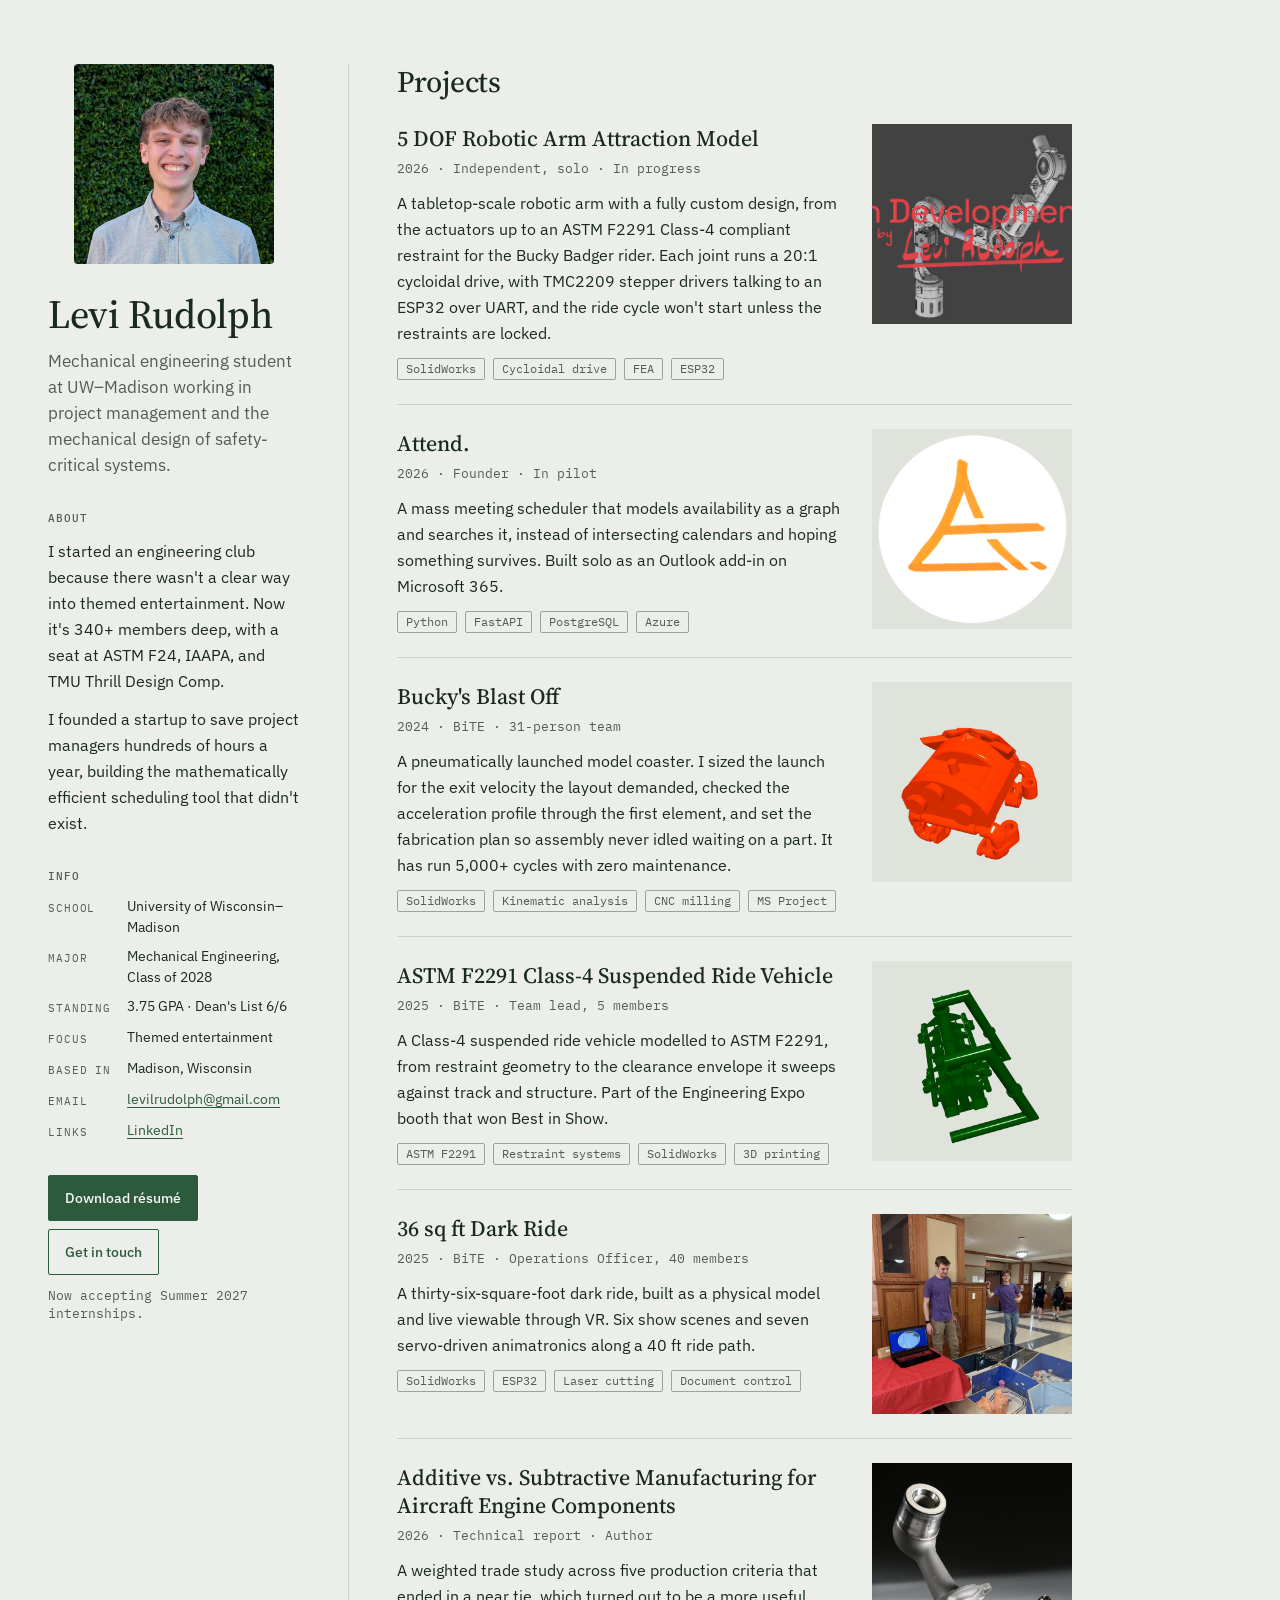
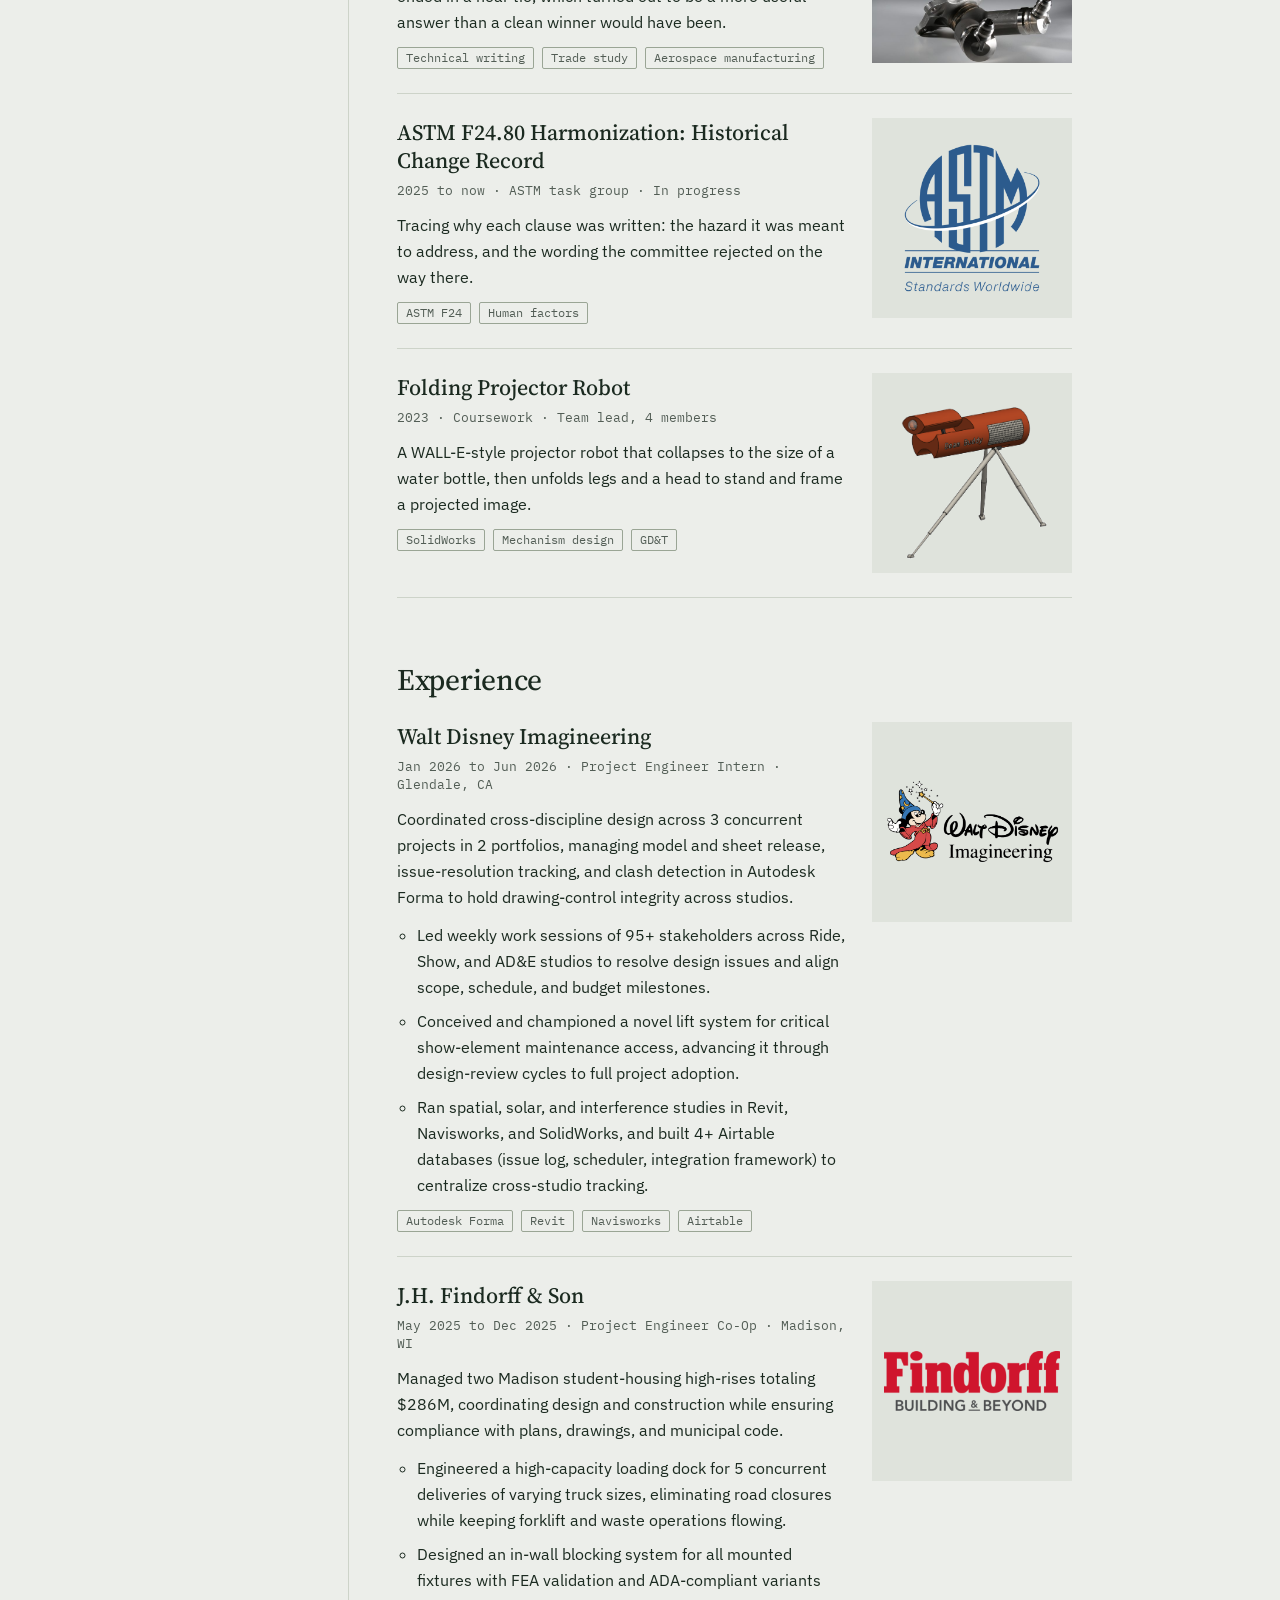
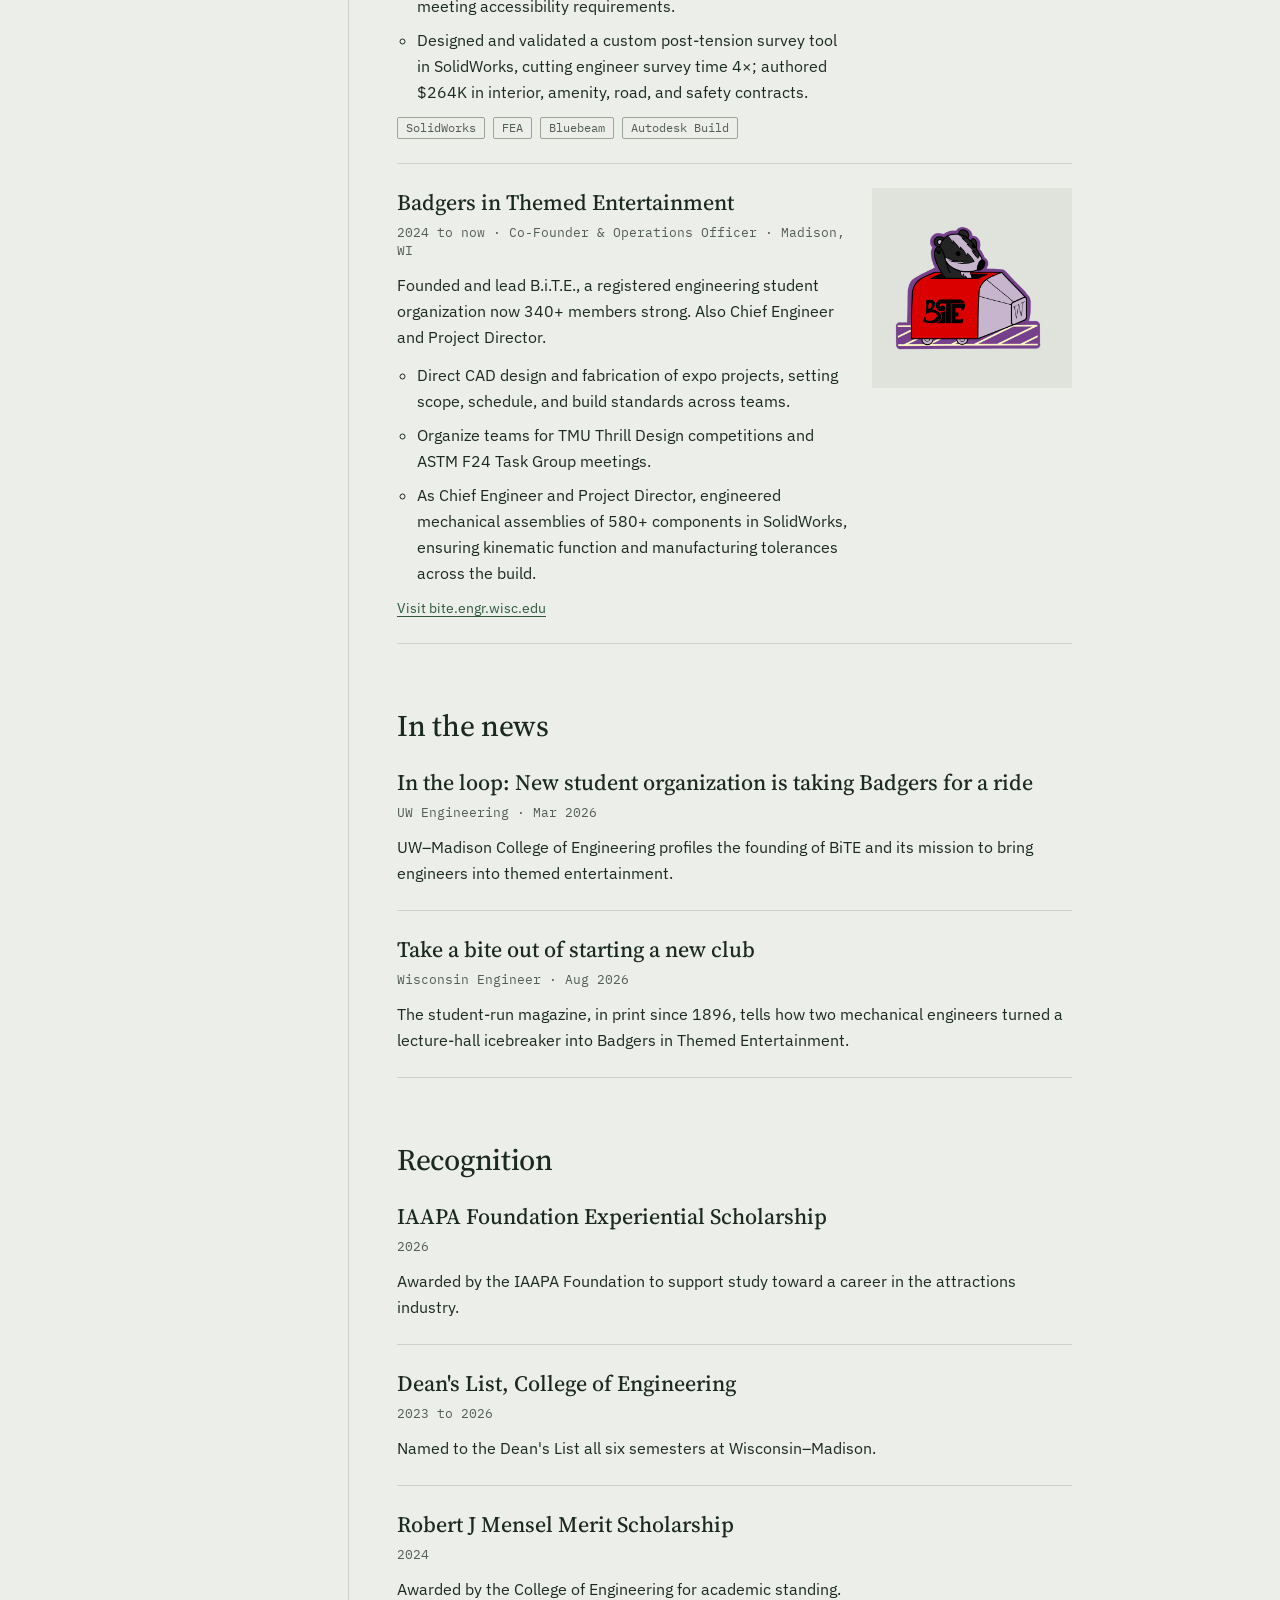
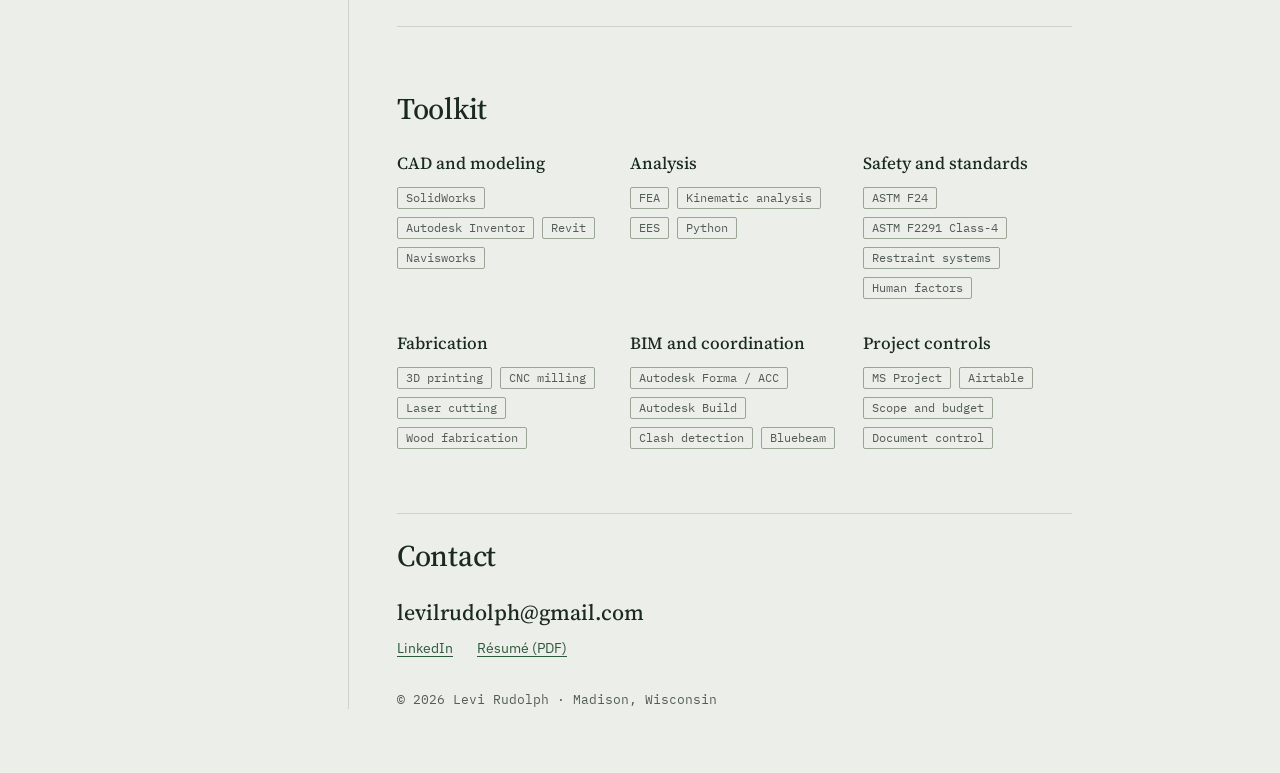
<file: index.html>
<!doctype html>
<html lang="en">
<head>
<meta charset="utf-8">
<meta name="viewport" content="width=device-width, initial-scale=1">
<title>Levi Rudolph · Portfolio</title>
<meta name="description" content="Mechanical engineering student at UW–Madison working in project management and the mechanical design of safety-critical systems.">
<link rel="preconnect" href="https://fonts.googleapis.com">
<link rel="preconnect" href="https://fonts.gstatic.com" crossorigin>
<link href="https://fonts.googleapis.com/css2?family=IBM+Plex+Mono:wght@400;500&amp;family=IBM+Plex+Sans:ital,wght@0,400;0,500;1,400&amp;family=Source+Serif+4:ital,opsz,wght@0,8..60,400;0,8..60,500;1,8..60,400&amp;display=swap" rel="stylesheet">
<link rel="stylesheet" href="/assets/css/site.css">
</head>
<body>
<div class="ev-layout">


<aside class="ev-side">
  <div class="ev-stack">
    <img class="ev-headshot" src="/images/headshot-2.jpg" alt="Levi Rudolph">
    <h1 class="ev-name">Levi Rudolph</h1>
    <p class="ev-headline">Mechanical engineering student at UW–Madison working in project management and the mechanical design of safety-critical systems.</p>
  </div>

  <div>
    <h2 class="ev-label">About</h2>
    <div class="ev-prose"><p>I started an engineering club because there wasn't a clear way into themed entertainment. Now it's 340+ members deep, with a seat at ASTM F24, IAAPA, and TMU Thrill Design Comp.</p><p>I founded a startup to save project managers hundreds of hours a year, building the mathematically efficient scheduling tool that didn't exist.</p></div>
  </div>

  <div>
    <h2 class="ev-label">Info</h2>
    <dl class="ev-info">
      <dt>School</dt><dd>University of Wisconsin–Madison</dd>
      <dt>Major</dt><dd>Mechanical Engineering, Class of 2028</dd>
      <dt>Standing</dt><dd>3.75 GPA · Dean's List 6/6</dd>
      <dt>Focus</dt><dd>Themed entertainment</dd>
      <dt>Based in</dt><dd>Madison, Wisconsin</dd>
      <dt>Email</dt><dd><a class="ev-link" href="mailto:levilrudolph@gmail.com">levilrudolph@gmail.com</a></dd>
      <dt>Links</dt><dd><a class="ev-link" href="https://www.linkedin.com/in/levi-rudolph">LinkedIn</a></dd>
      
    </dl>
  </div>

  <div class="ev-stack">
    <div class="ev-btns">
      <a class="ev-btn primary" href="https://drive.google.com/drive/folders/13Ve8rNvkvD91Dlcaz9UkTVEJiMa4-WyZ?usp=sharing">Download résumé</a>
      <a class="ev-btn secondary" href="mailto:levilrudolph@gmail.com">Get in touch</a>
    </div>
    <p class="ev-note">Now accepting Summer 2027 internships.</p>
  </div>
</aside>

<main class="ev-main">
  <section id="projects">
    <h2 class="ev-section-title">Projects</h2>
    <ul class="ev-list">
      
      <li class="ev-row">
        <div>
          <h3 class="ev-ptitle"><a href="/projects/robotic-arm/">5 DOF Robotic Arm Attraction Model</a></h3>
          <p class="ev-meta">2026 · Independent, solo · In progress</p>
          <p class="ev-p">A tabletop-scale robotic arm with a fully custom design, from the actuators up to an ASTM F2291 Class-4 compliant restraint for the Bucky Badger rider. Each joint runs a 20:1 cycloidal drive, with TMC2209 stepper drivers talking to an ESP32 over UART, and the ride cycle won't start unless the restraints are locked.</p>
          <div class="ev-tags"><span class="ev-tag">SolidWorks</span><span class="ev-tag">Cycloidal drive</span><span class="ev-tag">FEA</span><span class="ev-tag">ESP32</span></div>
        </div>
        <a class="ev-thumblink" href="/projects/robotic-arm/"><img class="ev-thumb" src="/images/5dof-in-development.png" alt="5 DOF robotic arm CAD model, marked In Development by Levi Rudolph"></a>
      </li>
      
      <li class="ev-row">
        <div>
          <h3 class="ev-ptitle"><a href="/projects/attend/">Attend.</a></h3>
          <p class="ev-meta">2026 · Founder · In pilot</p>
          <p class="ev-p">A mass meeting scheduler that models availability as a graph and searches it, instead of intersecting calendars and hoping something survives. Built solo as an Outlook add-in on Microsoft 365.</p>
          <div class="ev-tags"><span class="ev-tag">Python</span><span class="ev-tag">FastAPI</span><span class="ev-tag">PostgreSQL</span><span class="ev-tag">Azure</span></div>
        </div>
        <a class="ev-thumblink" href="/projects/attend/"><img class="ev-thumb" src="/images/attend-screenshot.png" alt="Attend. product screenshot"></a>
      </li>
      
      <li class="ev-row">
        <div>
          <h3 class="ev-ptitle"><a href="/projects/buckys-blast-off/">Bucky's Blast Off</a></h3>
          <p class="ev-meta">2024 · BiTE · 31-person team</p>
          <p class="ev-p">A pneumatically launched model coaster. I sized the launch for the exit velocity the layout demanded, checked the acceleration profile through the first element, and set the fabrication plan so assembly never idled waiting on a part. It has run 5,000+ cycles with zero maintenance.</p>
          <div class="ev-tags"><span class="ev-tag">SolidWorks</span><span class="ev-tag">Kinematic analysis</span><span class="ev-tag">CNC milling</span><span class="ev-tag">MS Project</span></div>
        </div>
        <a class="ev-thumblink" href="/projects/buckys-blast-off/"><img class="ev-thumb" src="/images/bucky-spin.webp" alt="Spinning 3D model of the Bucky rocket ship train"></a>
      </li>
      
      <li class="ev-row">
        <div>
          <h3 class="ev-ptitle"><a href="/projects/suspended-vehicle/">ASTM F2291 Class-4 Suspended Ride Vehicle</a></h3>
          <p class="ev-meta">2025 · BiTE · Team lead, 5 members</p>
          <p class="ev-p">A Class-4 suspended ride vehicle modelled to ASTM F2291, from restraint geometry to the clearance envelope it sweeps against track and structure. Part of the Engineering Expo booth that won Best in Show.</p>
          <div class="ev-tags"><span class="ev-tag">ASTM F2291</span><span class="ev-tag">Restraint systems</span><span class="ev-tag">SolidWorks</span><span class="ev-tag">3D printing</span></div>
        </div>
        <a class="ev-thumblink" href="/projects/suspended-vehicle/"><img class="ev-thumb" src="/images/suspended-spin.webp" alt="Spinning 3D model of the suspended ride vehicle"></a>
      </li>
      
      <li class="ev-row">
        <div>
          <h3 class="ev-ptitle"><a href="/projects/dark-ride/">36 sq ft Dark Ride</a></h3>
          <p class="ev-meta">2025 · BiTE · Operations Officer, 40 members</p>
          <p class="ev-p">A thirty-six-square-foot dark ride, built as a physical model and live viewable through VR. Six show scenes and seven servo-driven animatronics along a 40 ft ride path.</p>
          <div class="ev-tags"><span class="ev-tag">SolidWorks</span><span class="ev-tag">ESP32</span><span class="ev-tag">Laser cutting</span><span class="ev-tag">Document control</span></div>
        </div>
        <a class="ev-thumblink" href="/projects/dark-ride/"><img class="ev-thumb" src="/images/darkride-finished.jpg" alt="Finished dark ride model with track and animatronics"></a>
      </li>
      
      <li class="ev-row">
        <div>
          <h3 class="ev-ptitle"><a href="/projects/additive-vs-subtractive/">Additive vs. Subtractive Manufacturing for Aircraft Engine Components</a></h3>
          <p class="ev-meta">2026 · Technical report · Author</p>
          <p class="ev-p">A weighted trade study across five production criteria that ended in a near tie, which turned out to be a more useful answer than a clean winner would have been.</p>
          <div class="ev-tags"><span class="ev-tag">Technical writing</span><span class="ev-tag">Trade study</span><span class="ev-tag">Aerospace manufacturing</span></div>
        </div>
        <a class="ev-thumblink" href="/projects/additive-vs-subtractive/"><img class="ev-thumb" src="/images/addsub-cover.jpg" alt="Additively manufactured aircraft engine fuel nozzle"></a>
      </li>
      
      <li class="ev-row">
        <div>
          <h3 class="ev-ptitle"><a href="/projects/astm-f24-80/">ASTM F24.80 Harmonization: Historical Change Record</a></h3>
          <p class="ev-meta">2025 to now · ASTM task group · In progress</p>
          <p class="ev-p">Tracing why each clause was written: the hazard it was meant to address, and the wording the committee rejected on the way there.</p>
          <div class="ev-tags"><span class="ev-tag">ASTM F24</span><span class="ev-tag">Human factors</span></div>
        </div>
        <a class="ev-thumblink" href="/projects/astm-f24-80/"><img class="ev-thumb ev-contain" src="/images/logo-astm.png" alt="ASTM International logo"></a>
      </li>
      
      <li class="ev-row">
        <div>
          <h3 class="ev-ptitle"><a href="/projects/projector-robot/">Folding Projector Robot</a></h3>
          <p class="ev-meta">2023 · Coursework · Team lead, 4 members</p>
          <p class="ev-p">A WALL-E-style projector robot that collapses to the size of a water bottle, then unfolds legs and a head to stand and frame a projected image.</p>
          <div class="ev-tags"><span class="ev-tag">SolidWorks</span><span class="ev-tag">Mechanism design</span><span class="ev-tag">GD&T</span></div>
        </div>
        <a class="ev-thumblink" href="/projects/projector-robot/"><img class="ev-thumb ev-contain" src="/images/projbot-cover.png" alt="Beam Buddy folding projector robot CAD render"></a>
      </li>
      
    </ul>
  </section>

  
  <section id="experience">
    <h2 class="ev-section-title">Experience</h2>
    <ul class="ev-list">
      
      <li class="ev-row">
        <div>
          <h3 class="ev-ptitle">Walt Disney Imagineering</h3>
          <p class="ev-meta">Jan 2026 to Jun 2026 · Project Engineer Intern · Glendale, CA</p>
          <p class="ev-p">Coordinated cross-discipline design across 3 concurrent projects in 2 portfolios, managing model and sheet release, issue-resolution tracking, and clash detection in Autodesk Forma to hold drawing-control integrity across studios.</p>
          <ul class="ev-bullets"><li>Led weekly work sessions of 95+ stakeholders across Ride, Show, and AD&E studios to resolve design issues and align scope, schedule, and budget milestones.</li><li>Conceived and championed a novel lift system for critical show-element maintenance access, advancing it through design-review cycles to full project adoption.</li><li>Ran spatial, solar, and interference studies in Revit, Navisworks, and SolidWorks, and built 4+ Airtable databases (issue log, scheduler, integration framework) to centralize cross-studio tracking.</li></ul>
          <div class="ev-tags"><span class="ev-tag">Autodesk Forma</span><span class="ev-tag">Revit</span><span class="ev-tag">Navisworks</span><span class="ev-tag">Airtable</span></div>
          
        </div>
        <img class="ev-thumb ev-contain" src="/images/logo-wdi.png" alt="Walt Disney Imagineering logo">
      </li>
      
      <li class="ev-row">
        <div>
          <h3 class="ev-ptitle">J.H. Findorff & Son</h3>
          <p class="ev-meta">May 2025 to Dec 2025 · Project Engineer Co-Op · Madison, WI</p>
          <p class="ev-p">Managed two Madison student-housing high-rises totaling $286M, coordinating design and construction while ensuring compliance with plans, drawings, and municipal code.</p>
          <ul class="ev-bullets"><li>Engineered a high-capacity loading dock for 5 concurrent deliveries of varying truck sizes, eliminating road closures while keeping forklift and waste operations flowing.</li><li>Designed an in-wall blocking system for all mounted fixtures with FEA validation and ADA-compliant variants meeting accessibility requirements.</li><li>Designed and validated a custom post-tension survey tool in SolidWorks, cutting engineer survey time 4×; authored $264K in interior, amenity, road, and safety contracts.</li></ul>
          <div class="ev-tags"><span class="ev-tag">SolidWorks</span><span class="ev-tag">FEA</span><span class="ev-tag">Bluebeam</span><span class="ev-tag">Autodesk Build</span></div>
          
        </div>
        <img class="ev-thumb ev-contain" src="/images/logo-findorff.png" alt="J.H. Findorff & Son logo">
      </li>
      
      <li class="ev-row">
        <div>
          <h3 class="ev-ptitle">Badgers in Themed Entertainment</h3>
          <p class="ev-meta">2024 to now · Co-Founder & Operations Officer · Madison, WI</p>
          <p class="ev-p">Founded and lead B.i.T.E., a registered engineering student organization now 340+ members strong. Also Chief Engineer and Project Director.</p>
          <ul class="ev-bullets"><li>Direct CAD design and fabrication of expo projects, setting scope, schedule, and build standards across teams.</li><li>Organize teams for TMU Thrill Design competitions and ASTM F24 Task Group meetings.</li><li>As Chief Engineer and Project Director, engineered mechanical assemblies of 580+ components in SolidWorks, ensuring kinematic function and manufacturing tolerances across the build.</li></ul>
          
          <p class="ev-small" style="margin-top:12px"><a class="ev-link" href="https://bite.engr.wisc.edu/">Visit bite.engr.wisc.edu</a></p>
        </div>
        <img class="ev-thumb ev-contain" src="/images/logo-bite.png" alt="BiTE logo">
      </li>
      
    </ul>
  </section>
  

  
  <section id="press">
    <h2 class="ev-section-title">In the news</h2>
    <ul class="ev-list">
      
      <li class="ev-row ev-text"><div>
        <h3 class="ev-ptitle"><a href="https://engineering.wisc.edu/news/in-the-loop-new-student-organization-is-taking-badgers-for-a-ride/">In the loop: New student organization is taking Badgers for a ride</a></h3>
        <p class="ev-meta">UW Engineering · Mar 2026</p>
        <p style="margin:0">UW–Madison College of Engineering profiles the founding of BiTE and its mission to bring engineers into themed entertainment.</p>
      </div></li>
      
      <li class="ev-row ev-text"><div>
        <h3 class="ev-ptitle"><a href="https://wisconsinengineer.com/2026/08/29/take-a-bite-out-of-starting-a-new-club/">Take a bite out of starting a new club</a></h3>
        <p class="ev-meta">Wisconsin Engineer · Aug 2026</p>
        <p style="margin:0">The student-run magazine, in print since 1896, tells how two mechanical engineers turned a lecture-hall icebreaker into Badgers in Themed Entertainment.</p>
      </div></li>
      
    </ul>
  </section>
  

  
  <section id="recognition">
    <h2 class="ev-section-title">Recognition</h2>
    <ul class="ev-list">
      
      <li class="ev-row ev-text"><div>
        <h3 class="ev-ptitle">IAAPA Foundation Experiential Scholarship</h3>
        <p class="ev-meta">2026</p>
        <p style="margin:0">Awarded by the IAAPA Foundation to support study toward a career in the attractions industry.</p>
      </div></li>
      
      <li class="ev-row ev-text"><div>
        <h3 class="ev-ptitle">Dean's List, College of Engineering</h3>
        <p class="ev-meta">2023 to 2026</p>
        <p style="margin:0">Named to the Dean's List all six semesters at Wisconsin–Madison.</p>
      </div></li>
      
      <li class="ev-row ev-text"><div>
        <h3 class="ev-ptitle">Robert J Mensel Merit Scholarship</h3>
        <p class="ev-meta">2024</p>
        <p style="margin:0">Awarded by the College of Engineering for academic standing.</p>
      </div></li>
      
    </ul>
  </section>
  

  
  <section id="toolkit">
    <h2 class="ev-section-title">Toolkit</h2>
    <div class="ev-grid3">
      
      <div>
        <h3 class="ev-h3">CAD and modeling</h3>
        <div class="ev-tags"><span class="ev-tag">SolidWorks</span><span class="ev-tag">Autodesk Inventor</span><span class="ev-tag">Revit</span><span class="ev-tag">Navisworks</span></div>
      </div>
      
      <div>
        <h3 class="ev-h3">Analysis</h3>
        <div class="ev-tags"><span class="ev-tag">FEA</span><span class="ev-tag">Kinematic analysis</span><span class="ev-tag">EES</span><span class="ev-tag">Python</span></div>
      </div>
      
      <div>
        <h3 class="ev-h3">Safety and standards</h3>
        <div class="ev-tags"><span class="ev-tag">ASTM F24</span><span class="ev-tag">ASTM F2291 Class-4</span><span class="ev-tag">Restraint systems</span><span class="ev-tag">Human factors</span></div>
      </div>
      
      <div>
        <h3 class="ev-h3">Fabrication</h3>
        <div class="ev-tags"><span class="ev-tag">3D printing</span><span class="ev-tag">CNC milling</span><span class="ev-tag">Laser cutting</span><span class="ev-tag">Wood fabrication</span></div>
      </div>
      
      <div>
        <h3 class="ev-h3">BIM and coordination</h3>
        <div class="ev-tags"><span class="ev-tag">Autodesk Forma / ACC</span><span class="ev-tag">Autodesk Build</span><span class="ev-tag">Clash detection</span><span class="ev-tag">Bluebeam</span></div>
      </div>
      
      <div>
        <h3 class="ev-h3">Project controls</h3>
        <div class="ev-tags"><span class="ev-tag">MS Project</span><span class="ev-tag">Airtable</span><span class="ev-tag">Scope and budget</span><span class="ev-tag">Document control</span></div>
      </div>
      
    </div>
  </section>
  

  <section id="contact" class="ev-sec">
    <h2 class="ev-section-title">Contact</h2>
    <p class="ev-ptitle" style="margin:0 0 12px"><a class="ev-link" href="mailto:levilrudolph@gmail.com">levilrudolph@gmail.com</a></p>
    <p class="ev-small" style="margin:0 0 32px;display:flex;flex-wrap:wrap;gap:24px"><a class="ev-link" href="https://www.linkedin.com/in/levi-rudolph">LinkedIn</a><a class="ev-link" href="https://drive.google.com/drive/folders/13Ve8rNvkvD91Dlcaz9UkTVEJiMa4-WyZ?usp=sharing">Résumé (PDF)</a></p>
    <p class="ev-note">© 2026 Levi Rudolph · Madison, Wisconsin</p>
  </section>
</main>

</div>
</body>
</html>
</file>
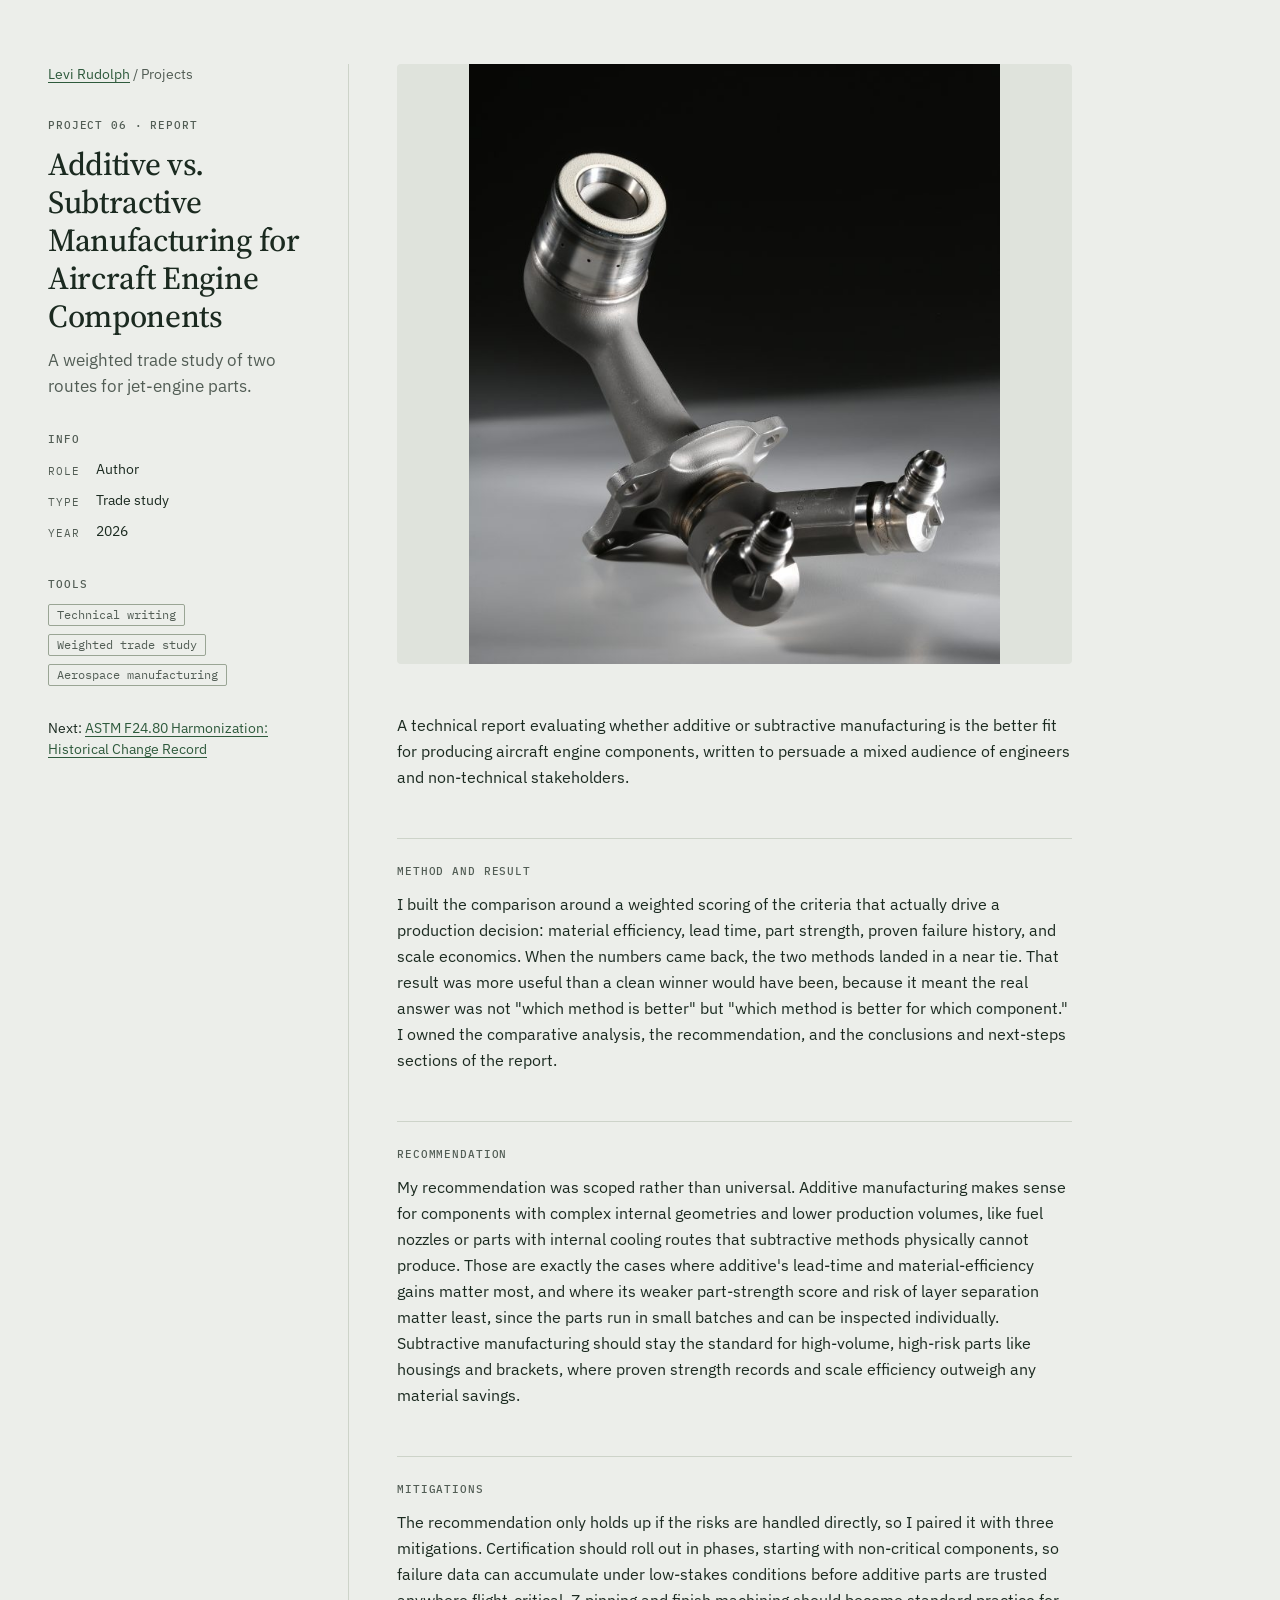
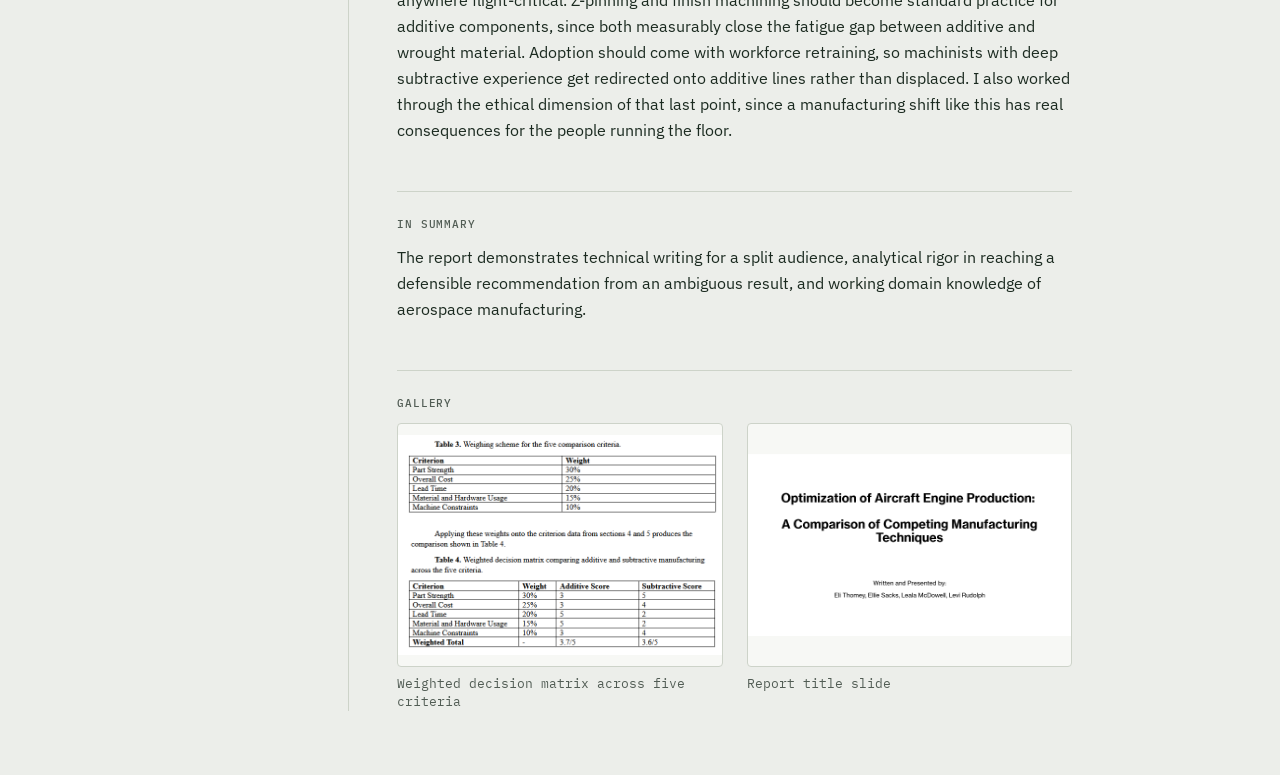
<file: projects/additive-vs-subtractive/index.html>
<!doctype html>
<html lang="en">
<head>
<meta charset="utf-8">
<meta name="viewport" content="width=device-width, initial-scale=1">
<title>Additive vs. Subtractive Manufacturing for Aircraft Engine Components · Levi Rudolph</title>
<meta name="description" content="A weighted trade study of two routes for jet-engine parts.">
<link rel="preconnect" href="https://fonts.googleapis.com">
<link rel="preconnect" href="https://fonts.gstatic.com" crossorigin>
<link href="https://fonts.googleapis.com/css2?family=IBM+Plex+Mono:wght@400;500&amp;family=IBM+Plex+Sans:ital,wght@0,400;0,500;1,400&amp;family=Source+Serif+4:ital,opsz,wght@0,8..60,400;0,8..60,500;1,8..60,400&amp;display=swap" rel="stylesheet">
<link rel="stylesheet" href="/assets/css/site.css">
</head>
<body>
<div class="ev-layout">







<aside class="ev-side">
  <p class="ev-small"><a class="ev-link" href="/">Levi Rudolph</a> <span class="ev-muted">/ Projects</span></p>
  <div class="ev-stack">
    <p class="ev-label" style="margin:0">Project 06 · Report</p>
    <h1 class="ev-dtitle">Additive vs. Subtractive Manufacturing for Aircraft Engine Components</h1>
    <p class="ev-headline">A weighted trade study of two routes for jet-engine parts.</p>
  </div>
  
  <div>
    <h2 class="ev-label">Info</h2>
    <dl class="ev-info">
      <dt>Role</dt><dd>Author</dd>
      <dt>Type</dt><dd>Trade study</dd>
      <dt>Year</dt><dd>2026</dd>
      
    </dl>
  </div>
  
  
  <div>
    <h2 class="ev-label">Tools</h2>
    <div class="ev-tags"><span class="ev-tag">Technical writing</span><span class="ev-tag">Weighted trade study</span><span class="ev-tag">Aerospace manufacturing</span></div>
  </div>
  
  <p class="ev-small">Next: <a class="ev-link" href="/projects/astm-f24-80/">ASTM F24.80 Harmonization: Historical Change Record</a></p>
</aside>

<main class="ev-main ev-detail">
  <img class="ev-cover is-contain" src="/images/addsub-cover.jpg" alt="Additively manufactured aircraft engine fuel nozzle">

  <section class="ev-prose">
    <p>A technical report evaluating whether additive or subtractive manufacturing is the better fit for producing aircraft engine components, written to persuade a mixed audience of engineers and non-technical stakeholders.</p>
  </section>

  
  <section class="ev-sec ev-prose">
    <h2 class="ev-label">Method and result</h2>
    <p>I built the comparison around a weighted scoring of the criteria that actually drive a production decision: material efficiency, lead time, part strength, proven failure history, and scale economics. When the numbers came back, the two methods landed in a near tie. That result was more useful than a clean winner would have been, because it meant the real answer was not "which method is better" but "which method is better for which component." I owned the comparative analysis, the recommendation, and the conclusions and next-steps sections of the report.</p>
  </section>
  
  <section class="ev-sec ev-prose">
    <h2 class="ev-label">Recommendation</h2>
    <p>My recommendation was scoped rather than universal. Additive manufacturing makes sense for components with complex internal geometries and lower production volumes, like fuel nozzles or parts with internal cooling routes that subtractive methods physically cannot produce. Those are exactly the cases where additive's lead-time and material-efficiency gains matter most, and where its weaker part-strength score and risk of layer separation matter least, since the parts run in small batches and can be inspected individually. Subtractive manufacturing should stay the standard for high-volume, high-risk parts like housings and brackets, where proven strength records and scale efficiency outweigh any material savings.</p>
  </section>
  
  <section class="ev-sec ev-prose">
    <h2 class="ev-label">Mitigations</h2>
    <p>The recommendation only holds up if the risks are handled directly, so I paired it with three mitigations. Certification should roll out in phases, starting with non-critical components, so failure data can accumulate under low-stakes conditions before additive parts are trusted anywhere flight-critical. Z-pinning and finish machining should become standard practice for additive components, since both measurably close the fatigue gap between additive and wrought material. Adoption should come with workforce retraining, so machinists with deep subtractive experience get redirected onto additive lines rather than displaced. I also worked through the ethical dimension of that last point, since a manufacturing shift like this has real consequences for the people running the floor.</p>
  </section>
  
  <section class="ev-sec ev-prose">
    <h2 class="ev-label">In summary</h2>
    <p>The report demonstrates technical writing for a split audience, analytical rigor in reaching a defensible recommendation from an ambiguous result, and working domain knowledge of aerospace manufacturing.</p>
  </section>
  

  
  <section class="ev-sec">
    <h2 class="ev-label">Gallery</h2>
    <div class="ev-gallery">
      
      <figure class="ev-fig">
        <img class="ev-contain" src="/images/addsub-scoring.png" alt="Weighted decision matrix comparing additive and subtractive manufacturing across five criteria" loading="lazy">
        <figcaption>Weighted decision matrix across five criteria</figcaption>
      </figure>
      
      <figure class="ev-fig">
        <img class="ev-contain" src="/images/addsub-title.png" alt="Report title slide: Optimization of Aircraft Engine Production, A Comparison of Competing Manufacturing Techniques" loading="lazy">
        <figcaption>Report title slide</figcaption>
      </figure>
      
    </div>
  </section>
  
</main>

</div>
</body>
</html>
</file>
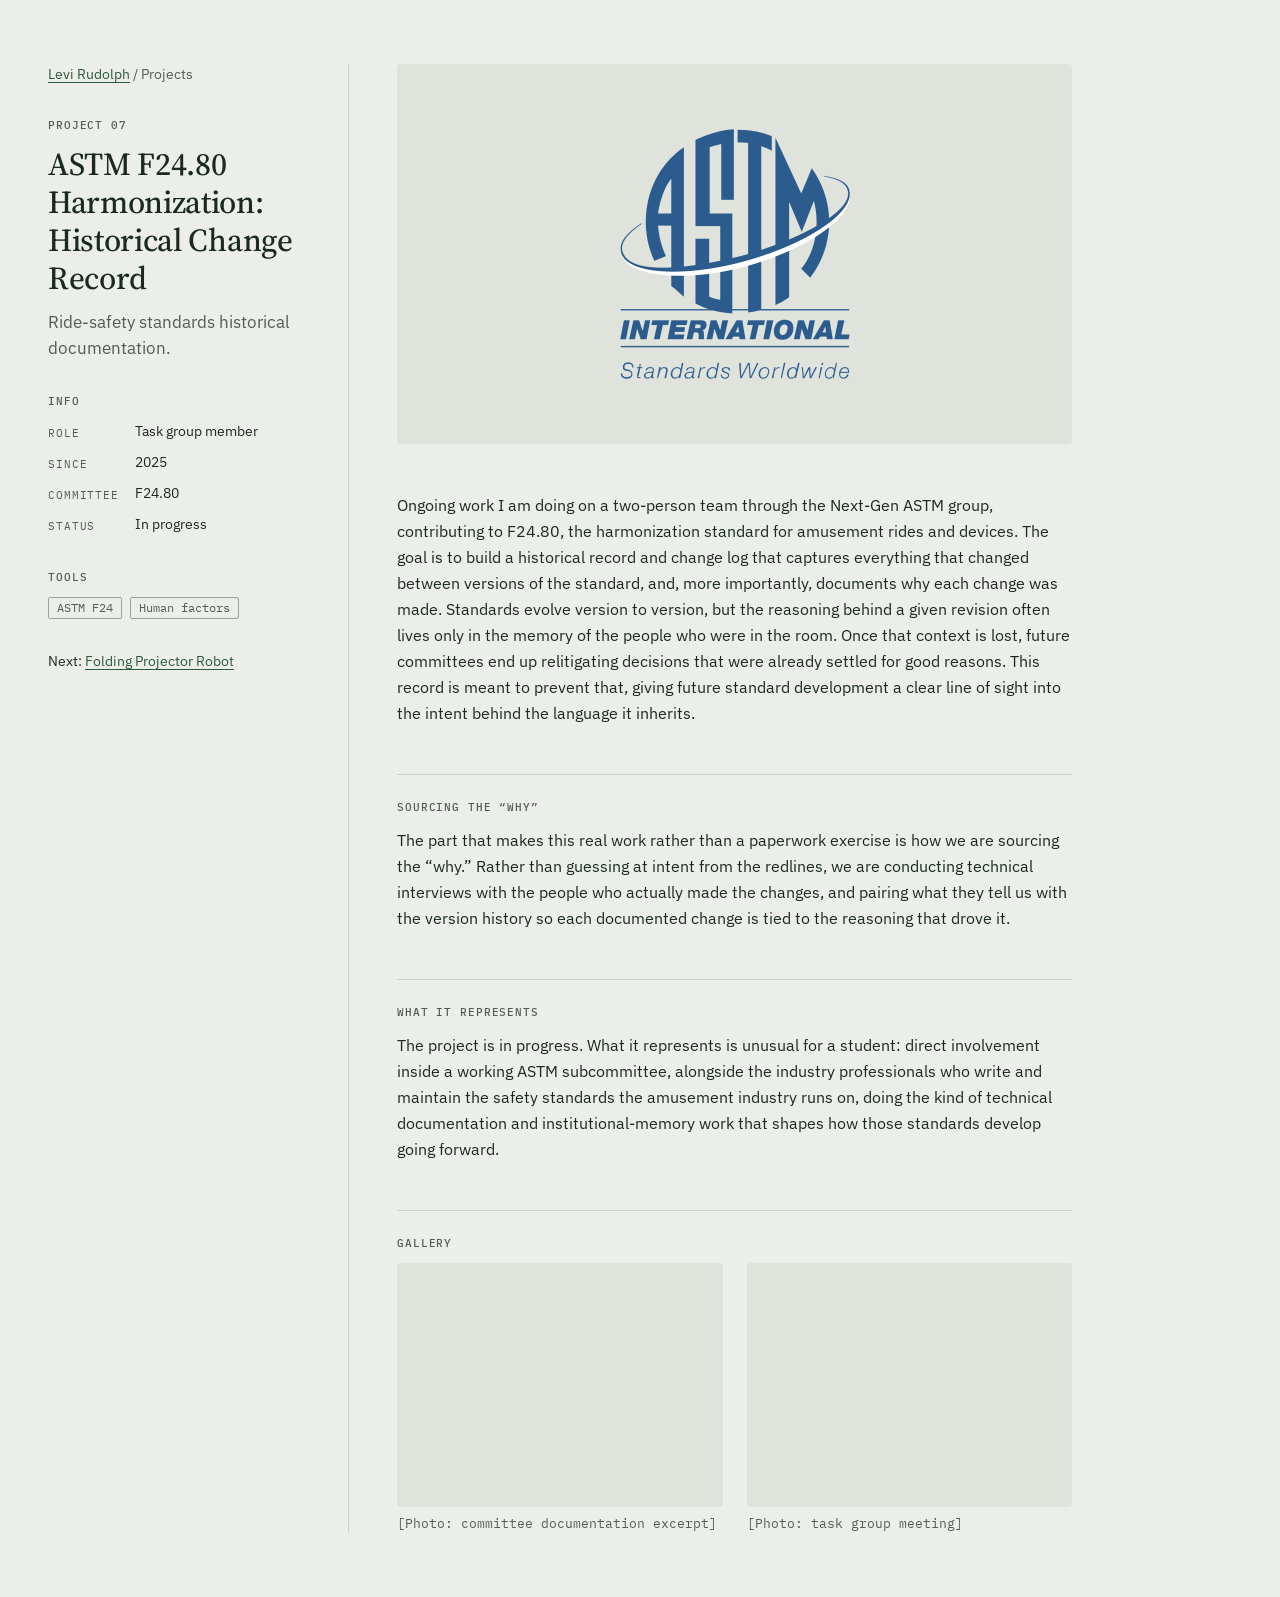
<file: projects/astm-f24-80/index.html>
<!doctype html>
<html lang="en">
<head>
<meta charset="utf-8">
<meta name="viewport" content="width=device-width, initial-scale=1">
<title>ASTM F24.80 Harmonization: Historical Change Record · Levi Rudolph</title>
<meta name="description" content="Ride-safety standards historical documentation.">
<link rel="preconnect" href="https://fonts.googleapis.com">
<link rel="preconnect" href="https://fonts.gstatic.com" crossorigin>
<link href="https://fonts.googleapis.com/css2?family=IBM+Plex+Mono:wght@400;500&amp;family=IBM+Plex+Sans:ital,wght@0,400;0,500;1,400&amp;family=Source+Serif+4:ital,opsz,wght@0,8..60,400;0,8..60,500;1,8..60,400&amp;display=swap" rel="stylesheet">
<link rel="stylesheet" href="/assets/css/site.css">
</head>
<body>
<div class="ev-layout">







<aside class="ev-side">
  <p class="ev-small"><a class="ev-link" href="/">Levi Rudolph</a> <span class="ev-muted">/ Projects</span></p>
  <div class="ev-stack">
    <p class="ev-label" style="margin:0">Project 07</p>
    <h1 class="ev-dtitle">ASTM F24.80 Harmonization: Historical Change Record</h1>
    <p class="ev-headline">Ride-safety standards historical documentation.</p>
  </div>
  
  <div>
    <h2 class="ev-label">Info</h2>
    <dl class="ev-info">
      <dt>Role</dt><dd>Task group member</dd>
      <dt>Since</dt><dd>2025</dd>
      <dt>Committee</dt><dd>F24.80</dd>
      <dt>Status</dt><dd>In progress</dd>
      
    </dl>
  </div>
  
  
  <div>
    <h2 class="ev-label">Tools</h2>
    <div class="ev-tags"><span class="ev-tag">ASTM F24</span><span class="ev-tag">Human factors</span></div>
  </div>
  
  <p class="ev-small">Next: <a class="ev-link" href="/projects/projector-robot/">Folding Projector Robot</a></p>
</aside>

<main class="ev-main ev-detail">
  <img class="ev-cover is-logo" src="/images/logo-astm.png" alt="ASTM International logo">

  <section class="ev-prose">
    <p>Ongoing work I am doing on a two-person team through the Next-Gen ASTM group, contributing to F24.80, the harmonization standard for amusement rides and devices. The goal is to build a historical record and change log that captures everything that changed between versions of the standard, and, more importantly, documents why each change was made. Standards evolve version to version, but the reasoning behind a given revision often lives only in the memory of the people who were in the room. Once that context is lost, future committees end up relitigating decisions that were already settled for good reasons. This record is meant to prevent that, giving future standard development a clear line of sight into the intent behind the language it inherits.</p>
  </section>

  
  <section class="ev-sec ev-prose">
    <h2 class="ev-label">Sourcing the “why”</h2>
    <p>The part that makes this real work rather than a paperwork exercise is how we are sourcing the “why.” Rather than guessing at intent from the redlines, we are conducting technical interviews with the people who actually made the changes, and pairing what they tell us with the version history so each documented change is tied to the reasoning that drove it.</p>
  </section>
  
  <section class="ev-sec ev-prose">
    <h2 class="ev-label">What it represents</h2>
    <p>The project is in progress. What it represents is unusual for a student: direct involvement inside a working ASTM subcommittee, alongside the industry professionals who write and maintain the safety standards the amusement industry runs on, doing the kind of technical documentation and institutional-memory work that shapes how those standards develop going forward.</p>
  </section>
  

  
  <section class="ev-sec">
    <h2 class="ev-label">Gallery</h2>
    <div class="ev-gallery">
      
      <figure class="ev-fig">
        <div class="ev-ph" role="img" aria-label="Photo placeholder"></div>
        <figcaption>[Photo: committee documentation excerpt]</figcaption>
      </figure>
      
      <figure class="ev-fig">
        <div class="ev-ph" role="img" aria-label="Photo placeholder"></div>
        <figcaption>[Photo: task group meeting]</figcaption>
      </figure>
      
    </div>
  </section>
  
</main>

</div>
</body>
</html>
</file>
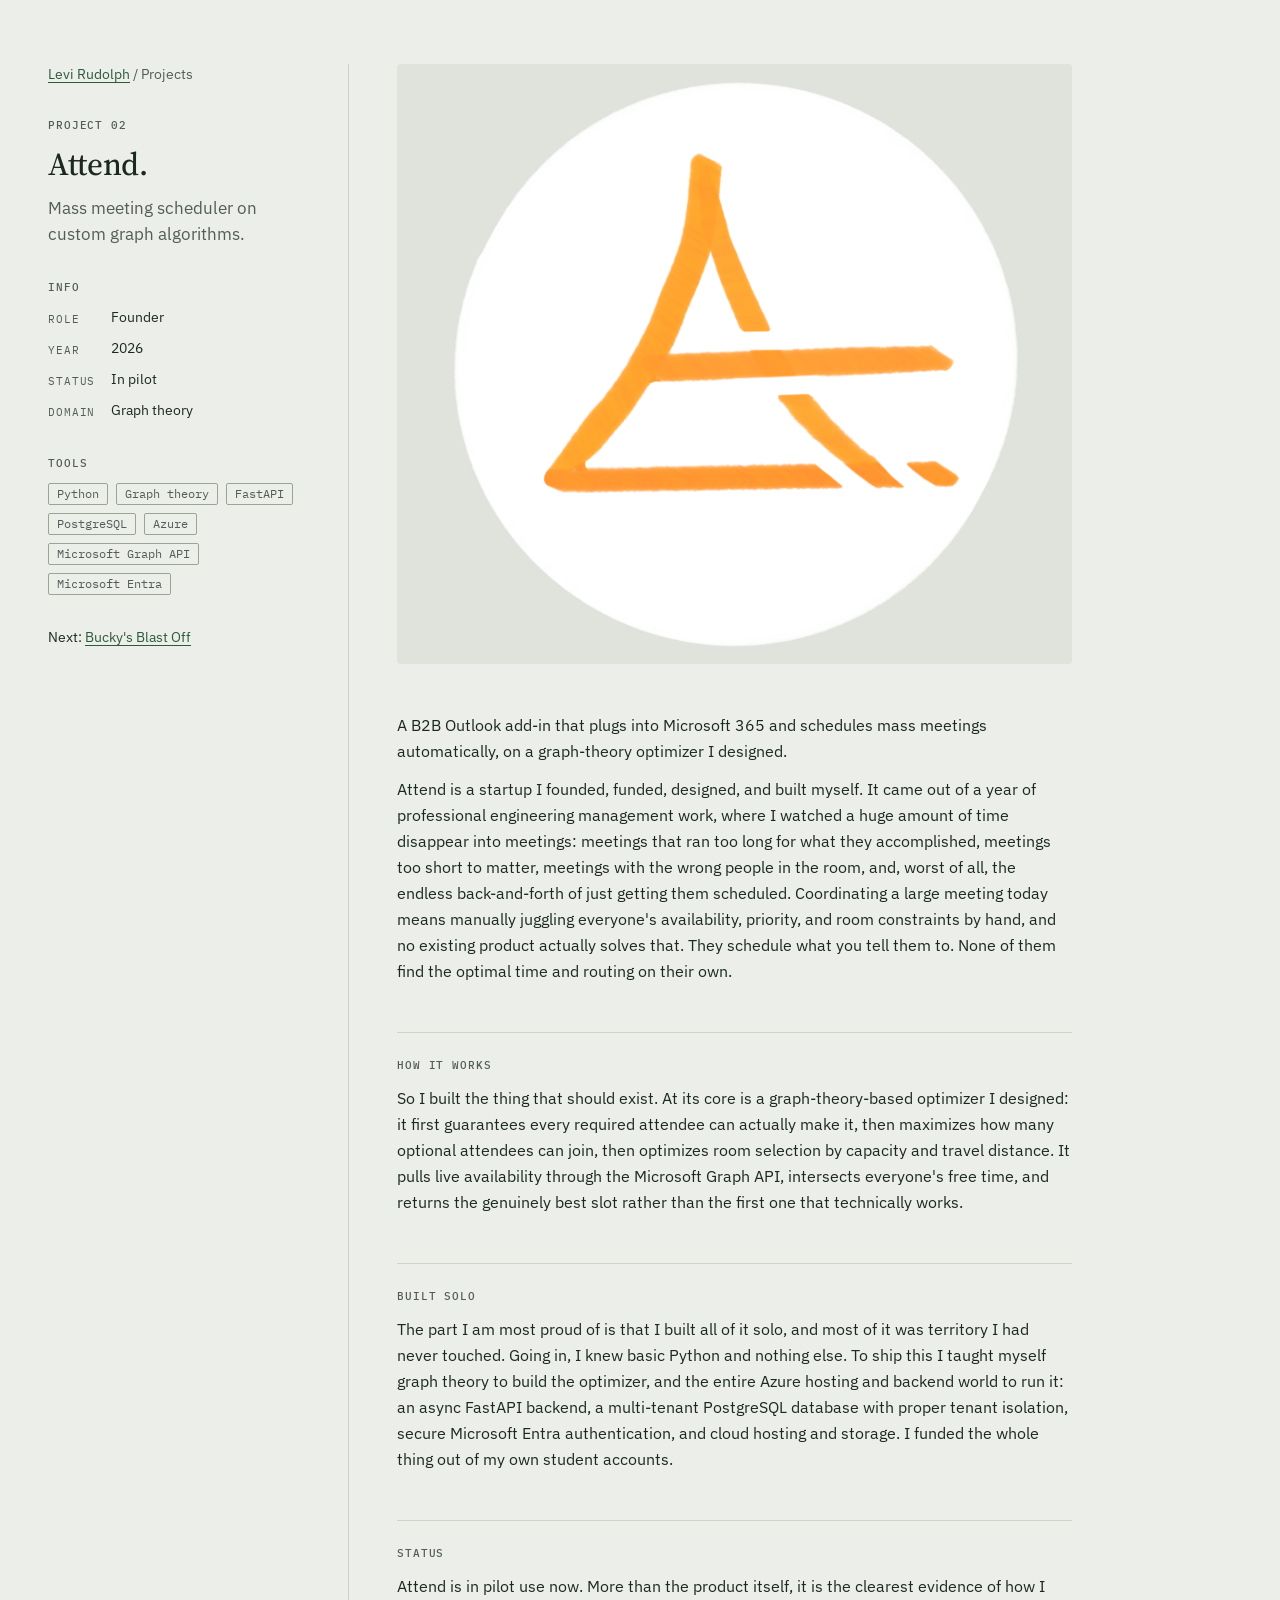
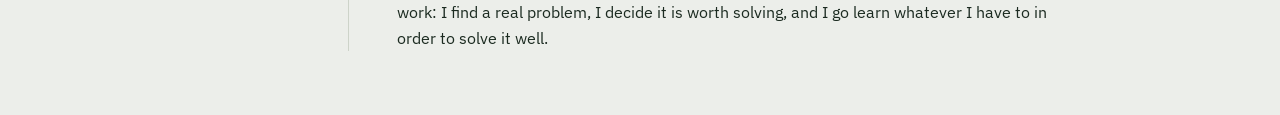
<file: projects/attend/index.html>
<!doctype html>
<html lang="en">
<head>
<meta charset="utf-8">
<meta name="viewport" content="width=device-width, initial-scale=1">
<title>Attend. · Levi Rudolph</title>
<meta name="description" content="Mass meeting scheduler on custom graph algorithms.">
<link rel="preconnect" href="https://fonts.googleapis.com">
<link rel="preconnect" href="https://fonts.gstatic.com" crossorigin>
<link href="https://fonts.googleapis.com/css2?family=IBM+Plex+Mono:wght@400;500&amp;family=IBM+Plex+Sans:ital,wght@0,400;0,500;1,400&amp;family=Source+Serif+4:ital,opsz,wght@0,8..60,400;0,8..60,500;1,8..60,400&amp;display=swap" rel="stylesheet">
<link rel="stylesheet" href="/assets/css/site.css">
</head>
<body>
<div class="ev-layout">







<aside class="ev-side">
  <p class="ev-small"><a class="ev-link" href="/">Levi Rudolph</a> <span class="ev-muted">/ Projects</span></p>
  <div class="ev-stack">
    <p class="ev-label" style="margin:0">Project 02</p>
    <h1 class="ev-dtitle">Attend.</h1>
    <p class="ev-headline">Mass meeting scheduler on custom graph algorithms.</p>
  </div>
  
  <div>
    <h2 class="ev-label">Info</h2>
    <dl class="ev-info">
      <dt>Role</dt><dd>Founder</dd>
      <dt>Year</dt><dd>2026</dd>
      <dt>Status</dt><dd>In pilot</dd>
      <dt>Domain</dt><dd>Graph theory</dd>
      
    </dl>
  </div>
  
  
  <div>
    <h2 class="ev-label">Tools</h2>
    <div class="ev-tags"><span class="ev-tag">Python</span><span class="ev-tag">Graph theory</span><span class="ev-tag">FastAPI</span><span class="ev-tag">PostgreSQL</span><span class="ev-tag">Azure</span><span class="ev-tag">Microsoft Graph API</span><span class="ev-tag">Microsoft Entra</span></div>
  </div>
  
  <p class="ev-small">Next: <a class="ev-link" href="/projects/buckys-blast-off/">Bucky's Blast Off</a></p>
</aside>

<main class="ev-main ev-detail">
  <img class="ev-cover is-contain" src="/images/attend-screenshot.png" alt="Attend. product screenshot">

  <section class="ev-prose">
    <p>A B2B Outlook add-in that plugs into Microsoft 365 and schedules mass meetings automatically, on a graph-theory optimizer I designed.</p>
<p>Attend is a startup I founded, funded, designed, and built myself. It came out of a year of professional engineering management work, where I watched a huge amount of time disappear into meetings: meetings that ran too long for what they accomplished, meetings too short to matter, meetings with the wrong people in the room, and, worst of all, the endless back-and-forth of just getting them scheduled. Coordinating a large meeting today means manually juggling everyone's availability, priority, and room constraints by hand, and no existing product actually solves that. They schedule what you tell them to. None of them find the optimal time and routing on their own.</p>
  </section>

  
  <section class="ev-sec ev-prose">
    <h2 class="ev-label">How it works</h2>
    <p>So I built the thing that should exist. At its core is a graph-theory-based optimizer I designed: it first guarantees every required attendee can actually make it, then maximizes how many optional attendees can join, then optimizes room selection by capacity and travel distance. It pulls live availability through the Microsoft Graph API, intersects everyone's free time, and returns the genuinely best slot rather than the first one that technically works.</p>
  </section>
  
  <section class="ev-sec ev-prose">
    <h2 class="ev-label">Built solo</h2>
    <p>The part I am most proud of is that I built all of it solo, and most of it was territory I had never touched. Going in, I knew basic Python and nothing else. To ship this I taught myself graph theory to build the optimizer, and the entire Azure hosting and backend world to run it: an async FastAPI backend, a multi-tenant PostgreSQL database with proper tenant isolation, secure Microsoft Entra authentication, and cloud hosting and storage. I funded the whole thing out of my own student accounts.</p>
  </section>
  
  <section class="ev-sec ev-prose">
    <h2 class="ev-label">Status</h2>
    <p>Attend is in pilot use now. More than the product itself, it is the clearest evidence of how I work: I find a real problem, I decide it is worth solving, and I go learn whatever I have to in order to solve it well.</p>
  </section>
  

  
</main>

</div>
</body>
</html>
</file>
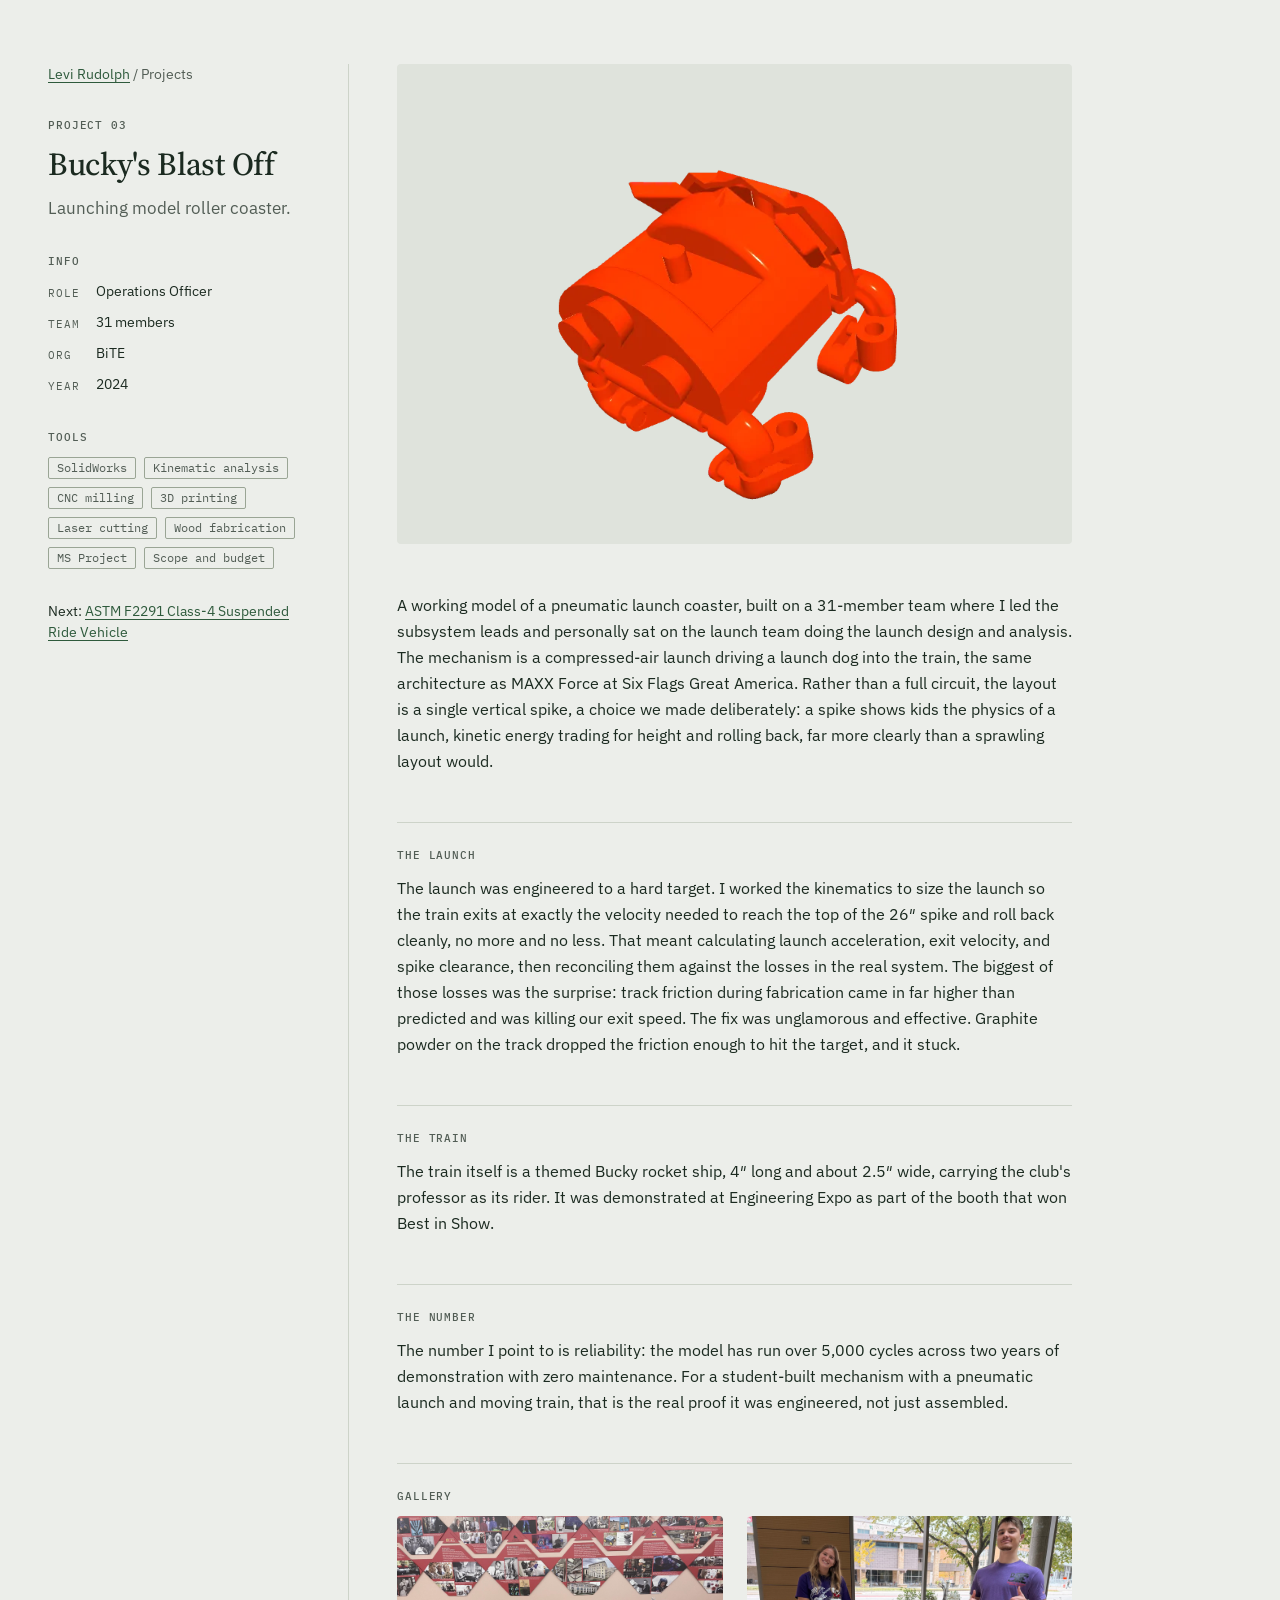
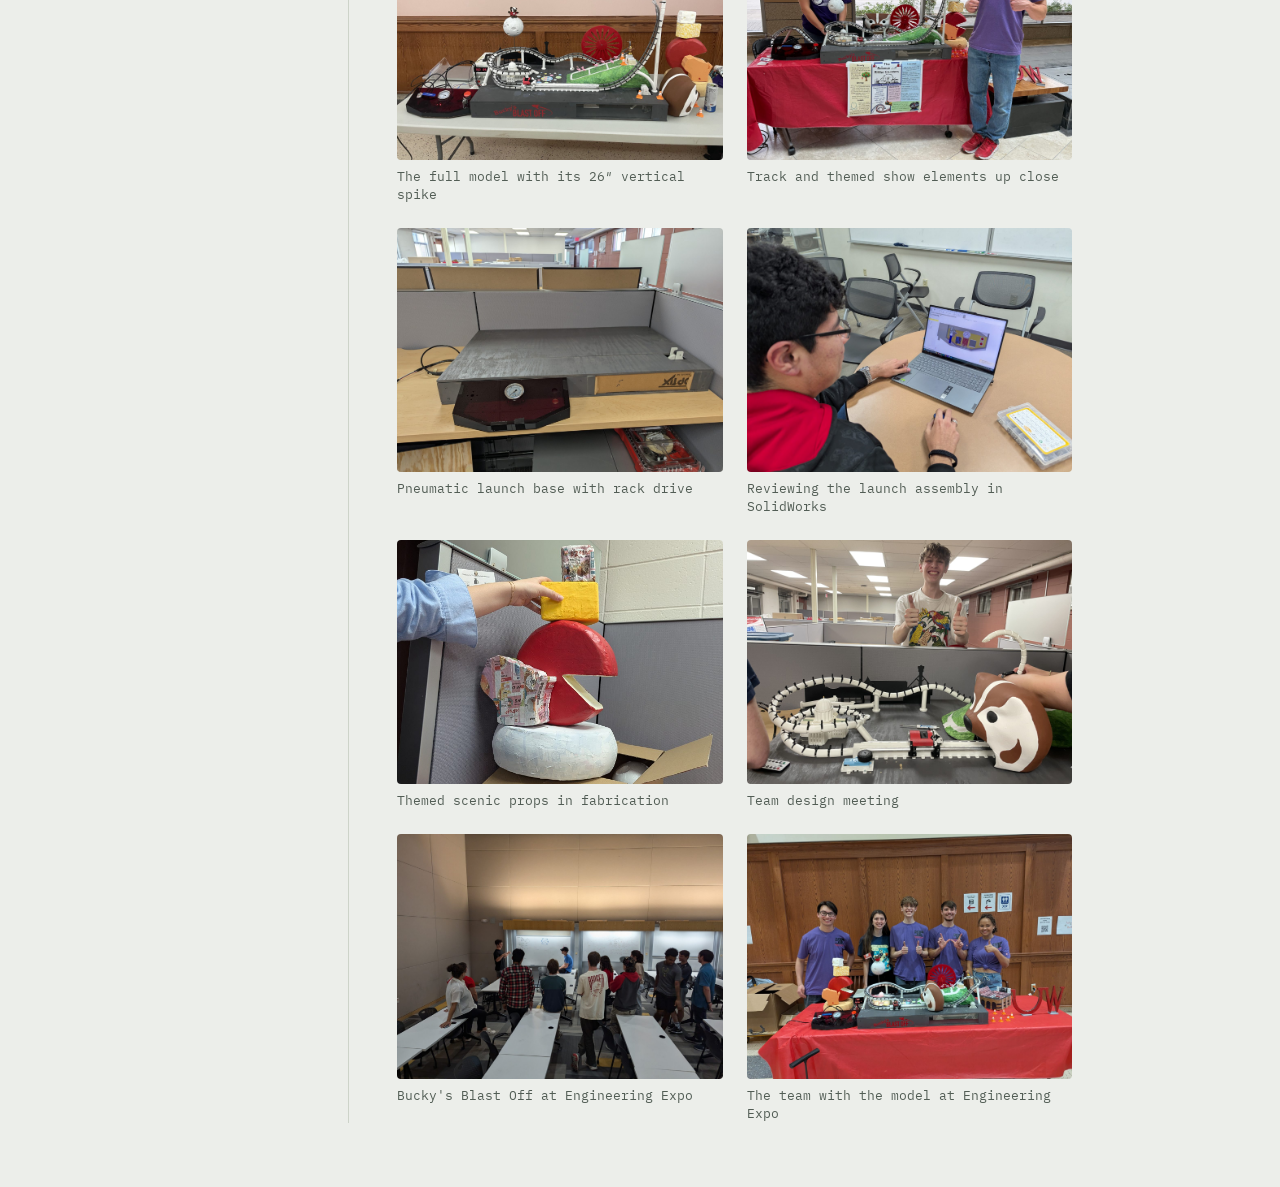
<file: projects/buckys-blast-off/index.html>
<!doctype html>
<html lang="en">
<head>
<meta charset="utf-8">
<meta name="viewport" content="width=device-width, initial-scale=1">
<title>Bucky's Blast Off · Levi Rudolph</title>
<meta name="description" content="Launching model roller coaster.">
<link rel="preconnect" href="https://fonts.googleapis.com">
<link rel="preconnect" href="https://fonts.gstatic.com" crossorigin>
<link href="https://fonts.googleapis.com/css2?family=IBM+Plex+Mono:wght@400;500&amp;family=IBM+Plex+Sans:ital,wght@0,400;0,500;1,400&amp;family=Source+Serif+4:ital,opsz,wght@0,8..60,400;0,8..60,500;1,8..60,400&amp;display=swap" rel="stylesheet">
<link rel="stylesheet" href="/assets/css/site.css">
</head>
<body>
<div class="ev-layout">







<aside class="ev-side">
  <p class="ev-small"><a class="ev-link" href="/">Levi Rudolph</a> <span class="ev-muted">/ Projects</span></p>
  <div class="ev-stack">
    <p class="ev-label" style="margin:0">Project 03</p>
    <h1 class="ev-dtitle">Bucky's Blast Off</h1>
    <p class="ev-headline">Launching model roller coaster.</p>
  </div>
  
  <div>
    <h2 class="ev-label">Info</h2>
    <dl class="ev-info">
      <dt>Role</dt><dd>Operations Officer</dd>
      <dt>Team</dt><dd>31 members</dd>
      <dt>Org</dt><dd>BiTE</dd>
      <dt>Year</dt><dd>2024</dd>
      
    </dl>
  </div>
  
  
  <div>
    <h2 class="ev-label">Tools</h2>
    <div class="ev-tags"><span class="ev-tag">SolidWorks</span><span class="ev-tag">Kinematic analysis</span><span class="ev-tag">CNC milling</span><span class="ev-tag">3D printing</span><span class="ev-tag">Laser cutting</span><span class="ev-tag">Wood fabrication</span><span class="ev-tag">MS Project</span><span class="ev-tag">Scope and budget</span></div>
  </div>
  
  <p class="ev-small">Next: <a class="ev-link" href="/projects/suspended-vehicle/">ASTM F2291 Class-4 Suspended Ride Vehicle</a></p>
</aside>

<main class="ev-main ev-detail">
  <img class="ev-cover is-model" src="/images/bucky-spin.webp" alt="Spinning 3D model of the Bucky rocket ship train">

  <section class="ev-prose">
    <p>A working model of a pneumatic launch coaster, built on a 31-member team where I led the subsystem leads and personally sat on the launch team doing the launch design and analysis. The mechanism is a compressed-air launch driving a launch dog into the train, the same architecture as MAXX Force at Six Flags Great America. Rather than a full circuit, the layout is a single vertical spike, a choice we made deliberately: a spike shows kids the physics of a launch, kinetic energy trading for height and rolling back, far more clearly than a sprawling layout would.</p>
  </section>

  
  <section class="ev-sec ev-prose">
    <h2 class="ev-label">The launch</h2>
    <p>The launch was engineered to a hard target. I worked the kinematics to size the launch so the train exits at exactly the velocity needed to reach the top of the 26″ spike and roll back cleanly, no more and no less. That meant calculating launch acceleration, exit velocity, and spike clearance, then reconciling them against the losses in the real system. The biggest of those losses was the surprise: track friction during fabrication came in far higher than predicted and was killing our exit speed. The fix was unglamorous and effective. Graphite powder on the track dropped the friction enough to hit the target, and it stuck.</p>
  </section>
  
  <section class="ev-sec ev-prose">
    <h2 class="ev-label">The train</h2>
    <p>The train itself is a themed Bucky rocket ship, 4″ long and about 2.5″ wide, carrying the club's professor as its rider. It was demonstrated at Engineering Expo as part of the booth that won Best in Show.</p>
  </section>
  
  <section class="ev-sec ev-prose">
    <h2 class="ev-label">The number</h2>
    <p>The number I point to is reliability: the model has run over 5,000 cycles across two years of demonstration with zero maintenance. For a student-built mechanism with a pneumatic launch and moving train, that is the real proof it was engineered, not just assembled.</p>
  </section>
  

  
  <section class="ev-sec">
    <h2 class="ev-label">Gallery</h2>
    <div class="ev-gallery">
      
      <figure class="ev-fig">
        <img class="" src="/images/bucky-model-full.jpg" alt="Bucky's Blast Off model, full layout with vertical spike" loading="lazy">
        <figcaption>The full model with its 26″ vertical spike</figcaption>
      </figure>
      
      <figure class="ev-fig">
        <img class="" src="/images/bucky-track-detail.jpg" alt="Track and themed show elements up close" loading="lazy">
        <figcaption>Track and themed show elements up close</figcaption>
      </figure>
      
      <figure class="ev-fig">
        <img class="" src="/images/bucky-launch-base.jpg" alt="Pneumatic launch base with rack drive" loading="lazy">
        <figcaption>Pneumatic launch base with rack drive</figcaption>
      </figure>
      
      <figure class="ev-fig">
        <img class="" src="/images/bucky-cad-review.jpg" alt="Reviewing the launch assembly in SolidWorks" loading="lazy">
        <figcaption>Reviewing the launch assembly in SolidWorks</figcaption>
      </figure>
      
      <figure class="ev-fig">
        <img class="" src="/images/bucky-cheese-stack.jpg" alt="Themed scenic props in fabrication" loading="lazy">
        <figcaption>Themed scenic props in fabrication</figcaption>
      </figure>
      
      <figure class="ev-fig">
        <img class="" src="/images/bucky-team-meeting.jpg" alt="Team design meeting" loading="lazy">
        <figcaption>Team design meeting</figcaption>
      </figure>
      
      <figure class="ev-fig">
        <img class="" src="/images/bucky-expo-booth.jpg" alt="Bucky's Blast Off at Engineering Expo" loading="lazy">
        <figcaption>Bucky's Blast Off at Engineering Expo</figcaption>
      </figure>
      
      <figure class="ev-fig">
        <img class="" src="/images/bucky-team-expo.jpg" alt="The team with the model at Engineering Expo" loading="lazy">
        <figcaption>The team with the model at Engineering Expo</figcaption>
      </figure>
      
    </div>
  </section>
  
</main>

</div>
</body>
</html>
</file>
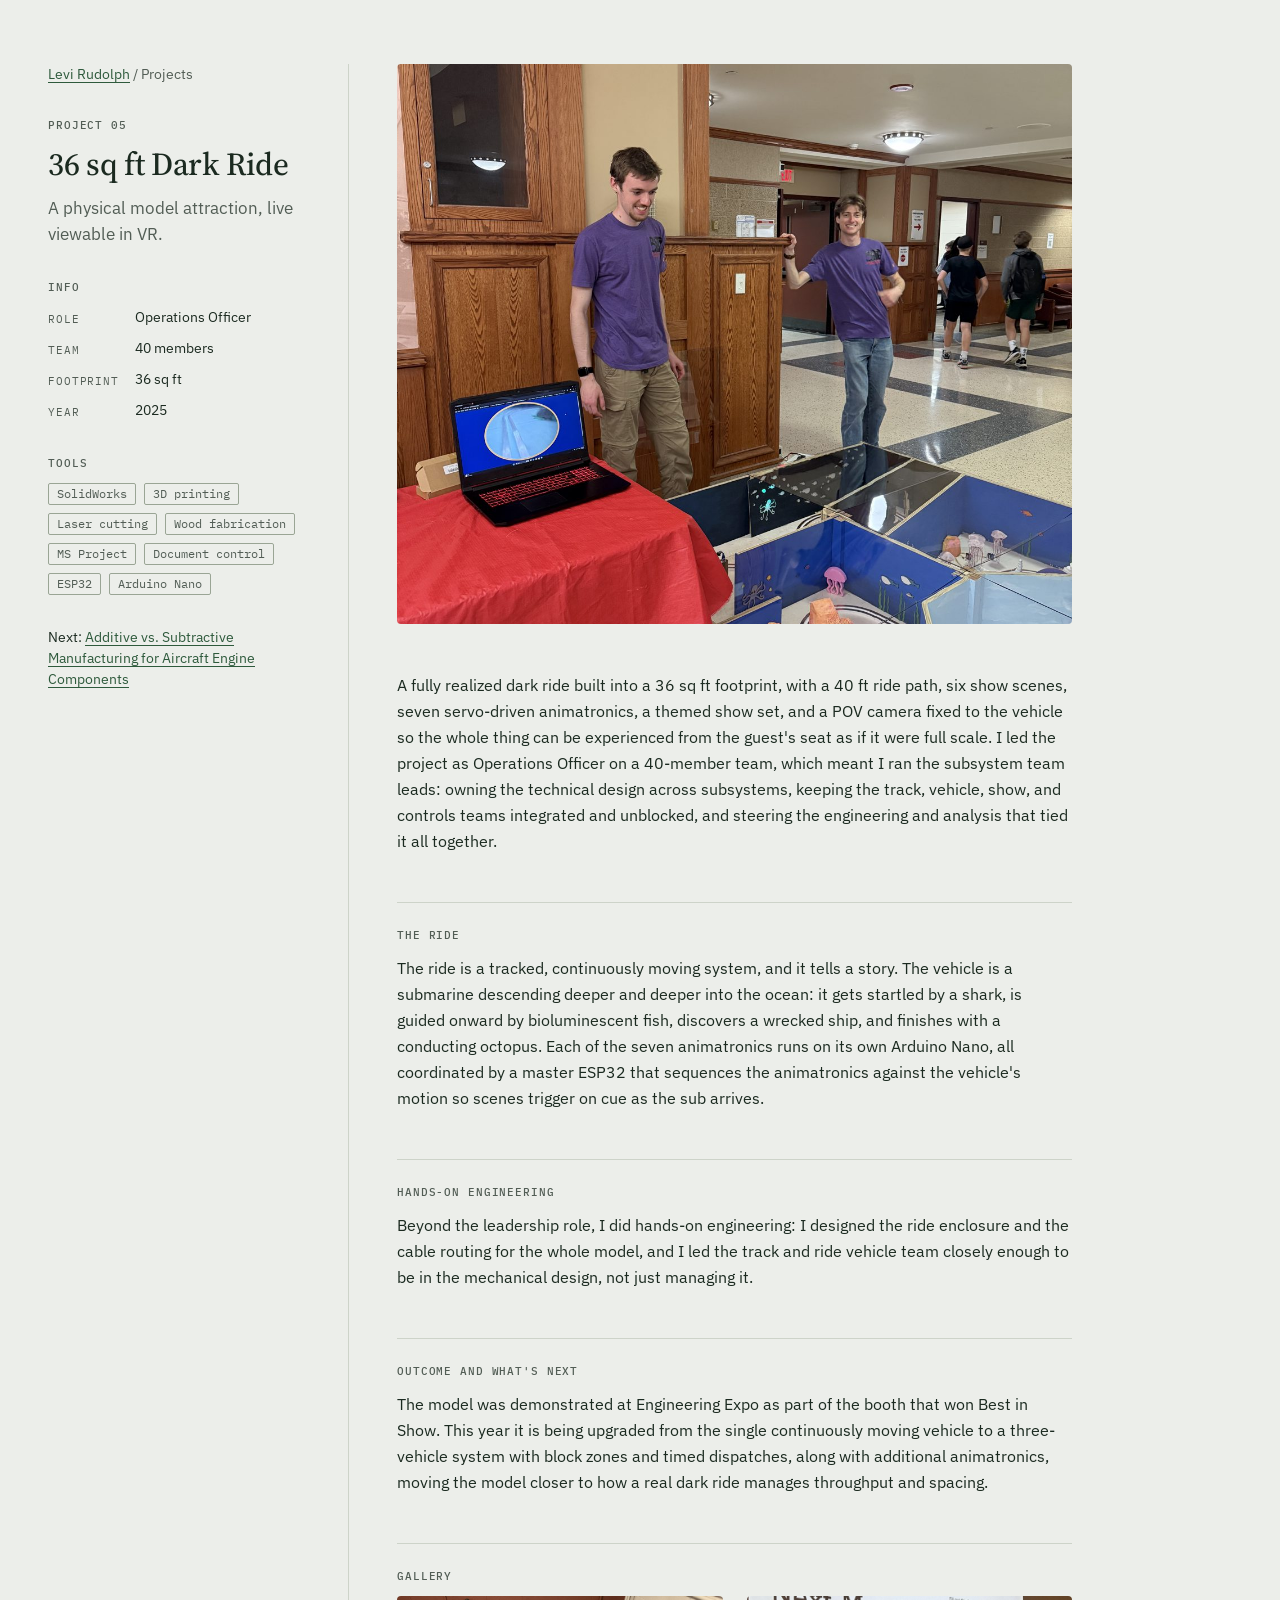
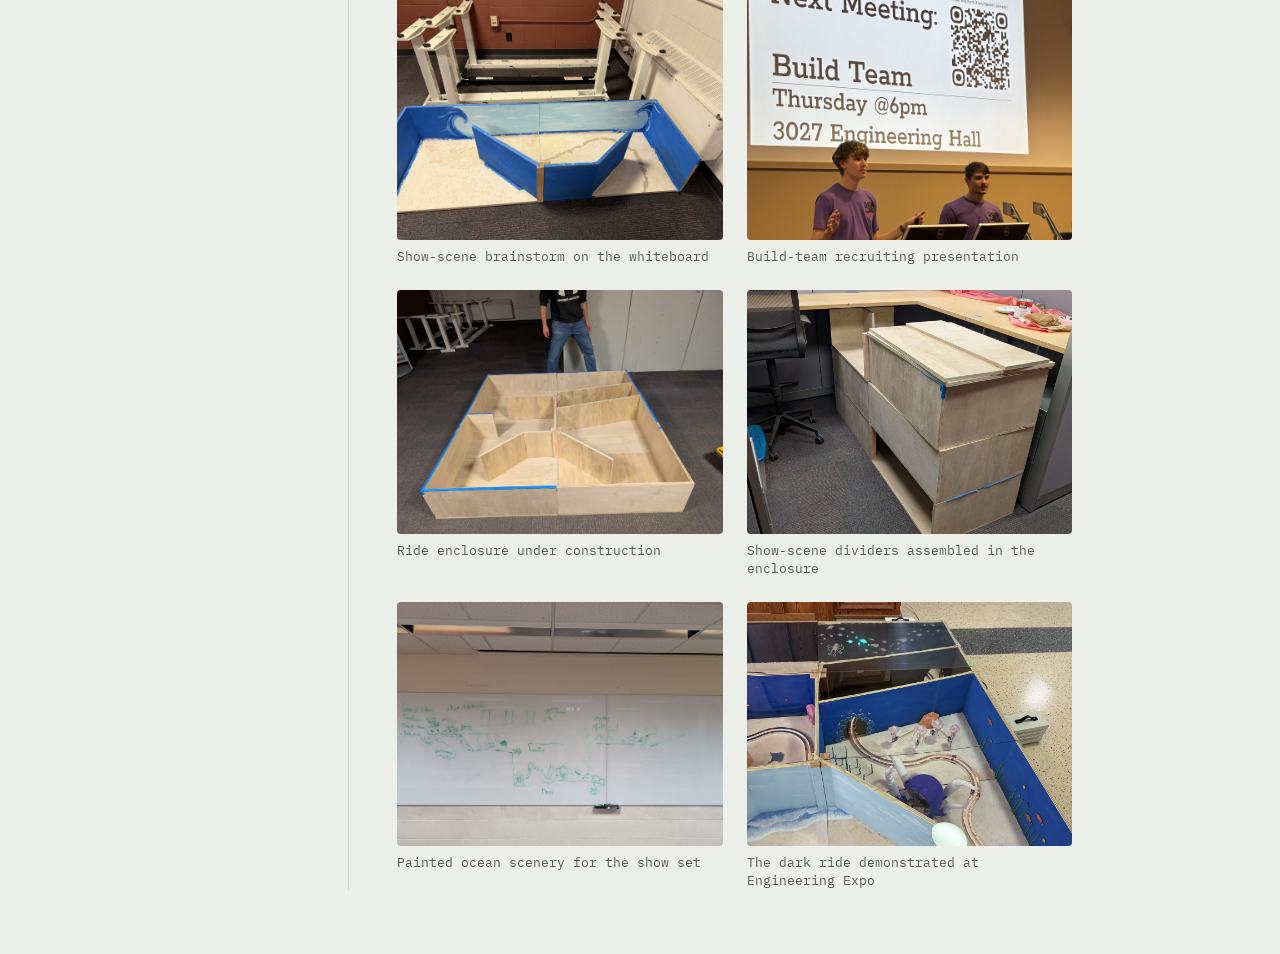
<file: projects/dark-ride/index.html>
<!doctype html>
<html lang="en">
<head>
<meta charset="utf-8">
<meta name="viewport" content="width=device-width, initial-scale=1">
<title>36 sq ft Dark Ride · Levi Rudolph</title>
<meta name="description" content="A physical model attraction, live viewable in VR.">
<link rel="preconnect" href="https://fonts.googleapis.com">
<link rel="preconnect" href="https://fonts.gstatic.com" crossorigin>
<link href="https://fonts.googleapis.com/css2?family=IBM+Plex+Mono:wght@400;500&amp;family=IBM+Plex+Sans:ital,wght@0,400;0,500;1,400&amp;family=Source+Serif+4:ital,opsz,wght@0,8..60,400;0,8..60,500;1,8..60,400&amp;display=swap" rel="stylesheet">
<link rel="stylesheet" href="/assets/css/site.css">
</head>
<body>
<div class="ev-layout">







<aside class="ev-side">
  <p class="ev-small"><a class="ev-link" href="/">Levi Rudolph</a> <span class="ev-muted">/ Projects</span></p>
  <div class="ev-stack">
    <p class="ev-label" style="margin:0">Project 05</p>
    <h1 class="ev-dtitle">36 sq ft Dark Ride</h1>
    <p class="ev-headline">A physical model attraction, live viewable in VR.</p>
  </div>
  
  <div>
    <h2 class="ev-label">Info</h2>
    <dl class="ev-info">
      <dt>Role</dt><dd>Operations Officer</dd>
      <dt>Team</dt><dd>40 members</dd>
      <dt>Footprint</dt><dd>36 sq ft</dd>
      <dt>Year</dt><dd>2025</dd>
      
    </dl>
  </div>
  
  
  <div>
    <h2 class="ev-label">Tools</h2>
    <div class="ev-tags"><span class="ev-tag">SolidWorks</span><span class="ev-tag">3D printing</span><span class="ev-tag">Laser cutting</span><span class="ev-tag">Wood fabrication</span><span class="ev-tag">MS Project</span><span class="ev-tag">Document control</span><span class="ev-tag">ESP32</span><span class="ev-tag">Arduino Nano</span></div>
  </div>
  
  <p class="ev-small">Next: <a class="ev-link" href="/projects/additive-vs-subtractive/">Additive vs. Subtractive Manufacturing for Aircraft Engine Components</a></p>
</aside>

<main class="ev-main ev-detail">
  <img class="ev-cover" src="/images/darkride-finished.jpg" alt="Finished dark ride with track and animatronics">

  <section class="ev-prose">
    <p>A fully realized dark ride built into a 36 sq ft footprint, with a 40 ft ride path, six show scenes, seven servo-driven animatronics, a themed show set, and a POV camera fixed to the vehicle so the whole thing can be experienced from the guest's seat as if it were full scale. I led the project as Operations Officer on a 40-member team, which meant I ran the subsystem team leads: owning the technical design across subsystems, keeping the track, vehicle, show, and controls teams integrated and unblocked, and steering the engineering and analysis that tied it all together.</p>
  </section>

  
  <section class="ev-sec ev-prose">
    <h2 class="ev-label">The ride</h2>
    <p>The ride is a tracked, continuously moving system, and it tells a story. The vehicle is a submarine descending deeper and deeper into the ocean: it gets startled by a shark, is guided onward by bioluminescent fish, discovers a wrecked ship, and finishes with a conducting octopus. Each of the seven animatronics runs on its own Arduino Nano, all coordinated by a master ESP32 that sequences the animatronics against the vehicle's motion so scenes trigger on cue as the sub arrives.</p>
  </section>
  
  <section class="ev-sec ev-prose">
    <h2 class="ev-label">Hands-on engineering</h2>
    <p>Beyond the leadership role, I did hands-on engineering: I designed the ride enclosure and the cable routing for the whole model, and I led the track and ride vehicle team closely enough to be in the mechanical design, not just managing it.</p>
  </section>
  
  <section class="ev-sec ev-prose">
    <h2 class="ev-label">Outcome and what's next</h2>
    <p>The model was demonstrated at Engineering Expo as part of the booth that won Best in Show. This year it is being upgraded from the single continuously moving vehicle to a three-vehicle system with block zones and timed dispatches, along with additional animatronics, moving the model closer to how a real dark ride manages throughput and spacing.</p>
  </section>
  

  
  <section class="ev-sec">
    <h2 class="ev-label">Gallery</h2>
    <div class="ev-gallery">
      
      <figure class="ev-fig">
        <img class="" src="/images/darkride-whiteboard.jpg" alt="Show-scene brainstorm on the whiteboard" loading="lazy">
        <figcaption>Show-scene brainstorm on the whiteboard</figcaption>
      </figure>
      
      <figure class="ev-fig">
        <img class="" src="/images/darkride-recruiting.jpg" alt="Build-team recruiting presentation" loading="lazy">
        <figcaption>Build-team recruiting presentation</figcaption>
      </figure>
      
      <figure class="ev-fig">
        <img class="" src="/images/darkride-enclosure.jpg" alt="Ride enclosure under construction" loading="lazy">
        <figcaption>Ride enclosure under construction</figcaption>
      </figure>
      
      <figure class="ev-fig">
        <img class="" src="/images/darkride-dividers.jpg" alt="Show-scene dividers assembled in the enclosure" loading="lazy">
        <figcaption>Show-scene dividers assembled in the enclosure</figcaption>
      </figure>
      
      <figure class="ev-fig">
        <img class="" src="/images/darkride-scenery.jpg" alt="Painted ocean scenery for the show set" loading="lazy">
        <figcaption>Painted ocean scenery for the show set</figcaption>
      </figure>
      
      <figure class="ev-fig">
        <img class="" src="/images/darkride-expo.jpg" alt="The dark ride demonstrated at Engineering Expo" loading="lazy">
        <figcaption>The dark ride demonstrated at Engineering Expo</figcaption>
      </figure>
      
    </div>
  </section>
  
</main>

</div>
</body>
</html>
</file>
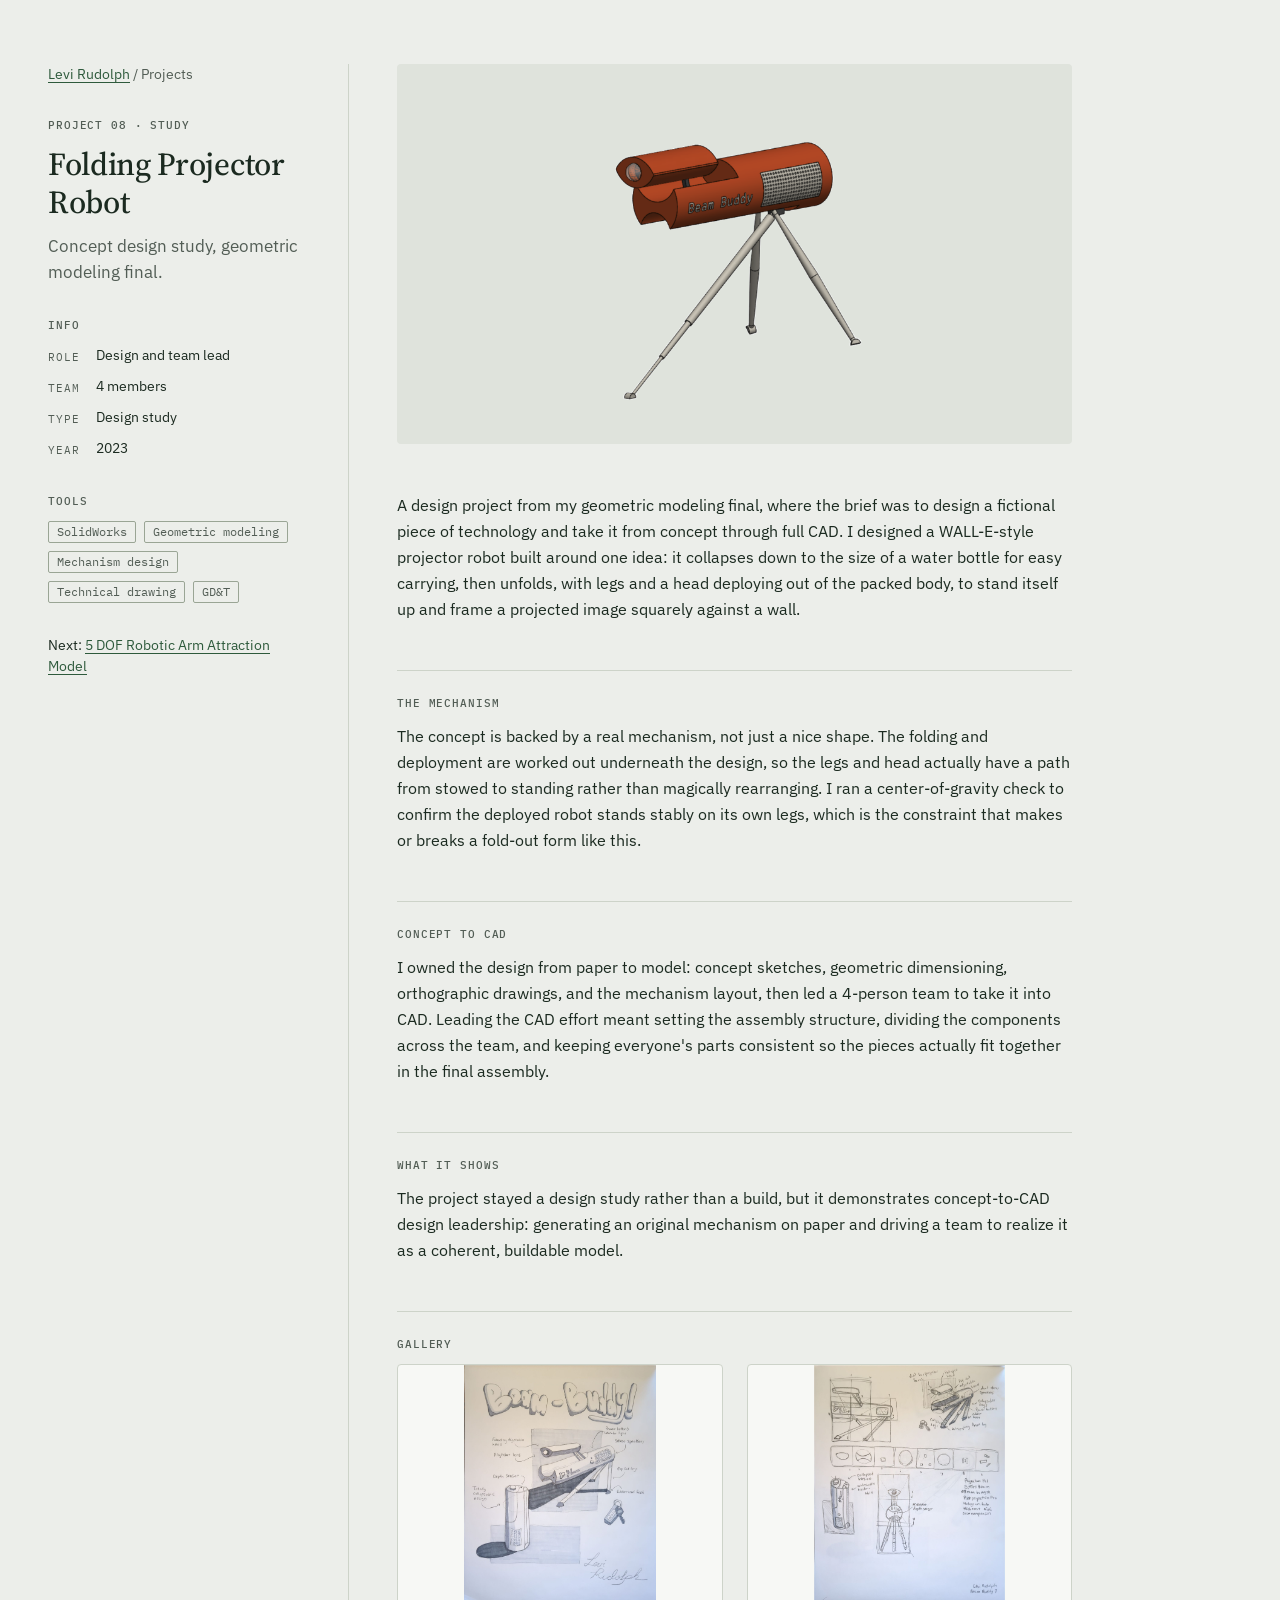
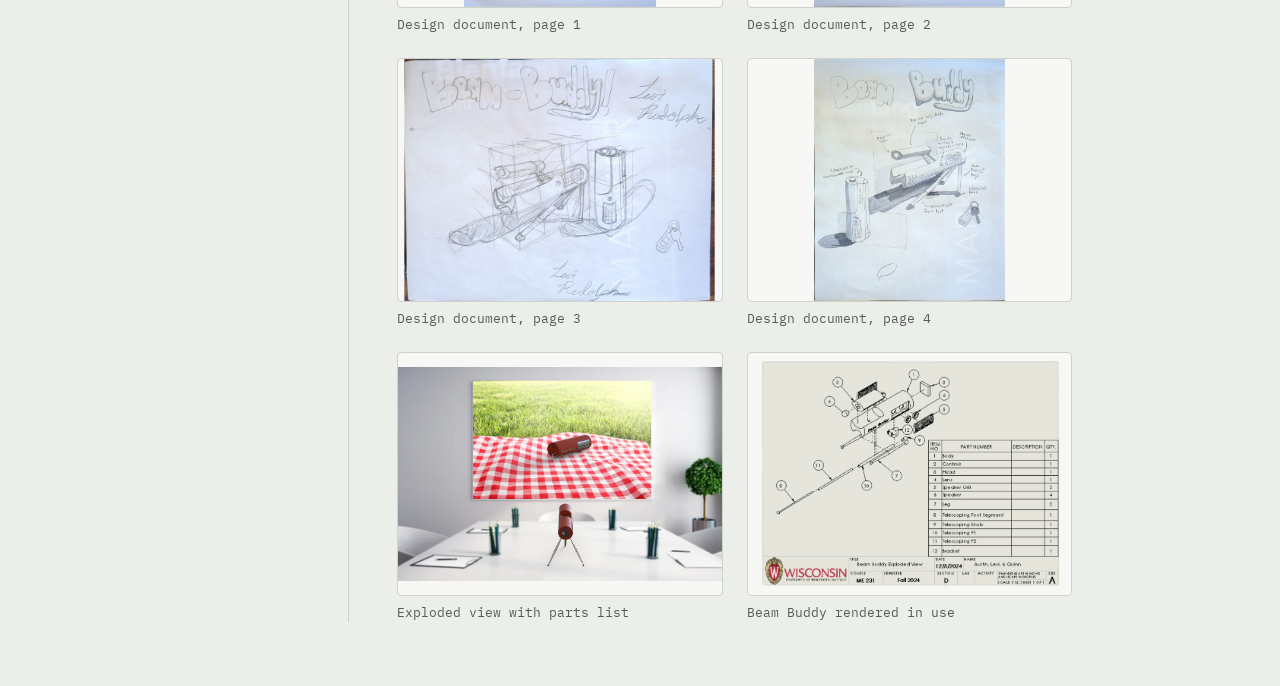
<file: projects/projector-robot/index.html>
<!doctype html>
<html lang="en">
<head>
<meta charset="utf-8">
<meta name="viewport" content="width=device-width, initial-scale=1">
<title>Folding Projector Robot · Levi Rudolph</title>
<meta name="description" content="Concept design study, geometric modeling final.">
<link rel="preconnect" href="https://fonts.googleapis.com">
<link rel="preconnect" href="https://fonts.gstatic.com" crossorigin>
<link href="https://fonts.googleapis.com/css2?family=IBM+Plex+Mono:wght@400;500&amp;family=IBM+Plex+Sans:ital,wght@0,400;0,500;1,400&amp;family=Source+Serif+4:ital,opsz,wght@0,8..60,400;0,8..60,500;1,8..60,400&amp;display=swap" rel="stylesheet">
<link rel="stylesheet" href="/assets/css/site.css">
</head>
<body>
<div class="ev-layout">







<aside class="ev-side">
  <p class="ev-small"><a class="ev-link" href="/">Levi Rudolph</a> <span class="ev-muted">/ Projects</span></p>
  <div class="ev-stack">
    <p class="ev-label" style="margin:0">Project 08 · Study</p>
    <h1 class="ev-dtitle">Folding Projector Robot</h1>
    <p class="ev-headline">Concept design study, geometric modeling final.</p>
  </div>
  
  <div>
    <h2 class="ev-label">Info</h2>
    <dl class="ev-info">
      <dt>Role</dt><dd>Design and team lead</dd>
      <dt>Team</dt><dd>4 members</dd>
      <dt>Type</dt><dd>Design study</dd>
      <dt>Year</dt><dd>2023</dd>
      
    </dl>
  </div>
  
  
  <div>
    <h2 class="ev-label">Tools</h2>
    <div class="ev-tags"><span class="ev-tag">SolidWorks</span><span class="ev-tag">Geometric modeling</span><span class="ev-tag">Mechanism design</span><span class="ev-tag">Technical drawing</span><span class="ev-tag">GD&T</span></div>
  </div>
  
  <p class="ev-small">Next: <a class="ev-link" href="/projects/robotic-arm/">5 DOF Robotic Arm Attraction Model</a></p>
</aside>

<main class="ev-main ev-detail">
  <img class="ev-cover is-logo" src="/images/projbot-cover.png" alt="Folding projector robot, Beam Buddy CAD render">

  <section class="ev-prose">
    <p>A design project from my geometric modeling final, where the brief was to design a fictional piece of technology and take it from concept through full CAD. I designed a WALL-E-style projector robot built around one idea: it collapses down to the size of a water bottle for easy carrying, then unfolds, with legs and a head deploying out of the packed body, to stand itself up and frame a projected image squarely against a wall.</p>
  </section>

  
  <section class="ev-sec ev-prose">
    <h2 class="ev-label">The mechanism</h2>
    <p>The concept is backed by a real mechanism, not just a nice shape. The folding and deployment are worked out underneath the design, so the legs and head actually have a path from stowed to standing rather than magically rearranging. I ran a center-of-gravity check to confirm the deployed robot stands stably on its own legs, which is the constraint that makes or breaks a fold-out form like this.</p>
  </section>
  
  <section class="ev-sec ev-prose">
    <h2 class="ev-label">Concept to CAD</h2>
    <p>I owned the design from paper to model: concept sketches, geometric dimensioning, orthographic drawings, and the mechanism layout, then led a 4-person team to take it into CAD. Leading the CAD effort meant setting the assembly structure, dividing the components across the team, and keeping everyone's parts consistent so the pieces actually fit together in the final assembly.</p>
  </section>
  
  <section class="ev-sec ev-prose">
    <h2 class="ev-label">What it shows</h2>
    <p>The project stayed a design study rather than a build, but it demonstrates concept-to-CAD design leadership: generating an original mechanism on paper and driving a team to realize it as a coherent, buildable model.</p>
  </section>
  

  
  <section class="ev-sec">
    <h2 class="ev-label">Gallery</h2>
    <div class="ev-gallery">
      
      <figure class="ev-fig">
        <img class="ev-contain" src="/images/projbot-doc-1.jpg" alt="Folding projector robot design document, page 1" loading="lazy">
        <figcaption>Design document, page 1</figcaption>
      </figure>
      
      <figure class="ev-fig">
        <img class="ev-contain" src="/images/projbot-doc-2.jpg" alt="Folding projector robot design document, page 2" loading="lazy">
        <figcaption>Design document, page 2</figcaption>
      </figure>
      
      <figure class="ev-fig">
        <img class="ev-contain" src="/images/projbot-doc-3.jpg" alt="Folding projector robot design document, page 3" loading="lazy">
        <figcaption>Design document, page 3</figcaption>
      </figure>
      
      <figure class="ev-fig">
        <img class="ev-contain" src="/images/projbot-doc-4.jpg" alt="Folding projector robot design document, page 4" loading="lazy">
        <figcaption>Design document, page 4</figcaption>
      </figure>
      
      <figure class="ev-fig">
        <img class="ev-contain" src="/images/projbot-exploded.png" alt="Beam Buddy exploded view with parts list" loading="lazy">
        <figcaption>Exploded view with parts list</figcaption>
      </figure>
      
      <figure class="ev-fig">
        <img class="ev-contain" src="/images/projbot-scene.png" alt="Beam Buddy rendered in use" loading="lazy">
        <figcaption>Beam Buddy rendered in use</figcaption>
      </figure>
      
    </div>
  </section>
  
</main>

</div>
</body>
</html>
</file>
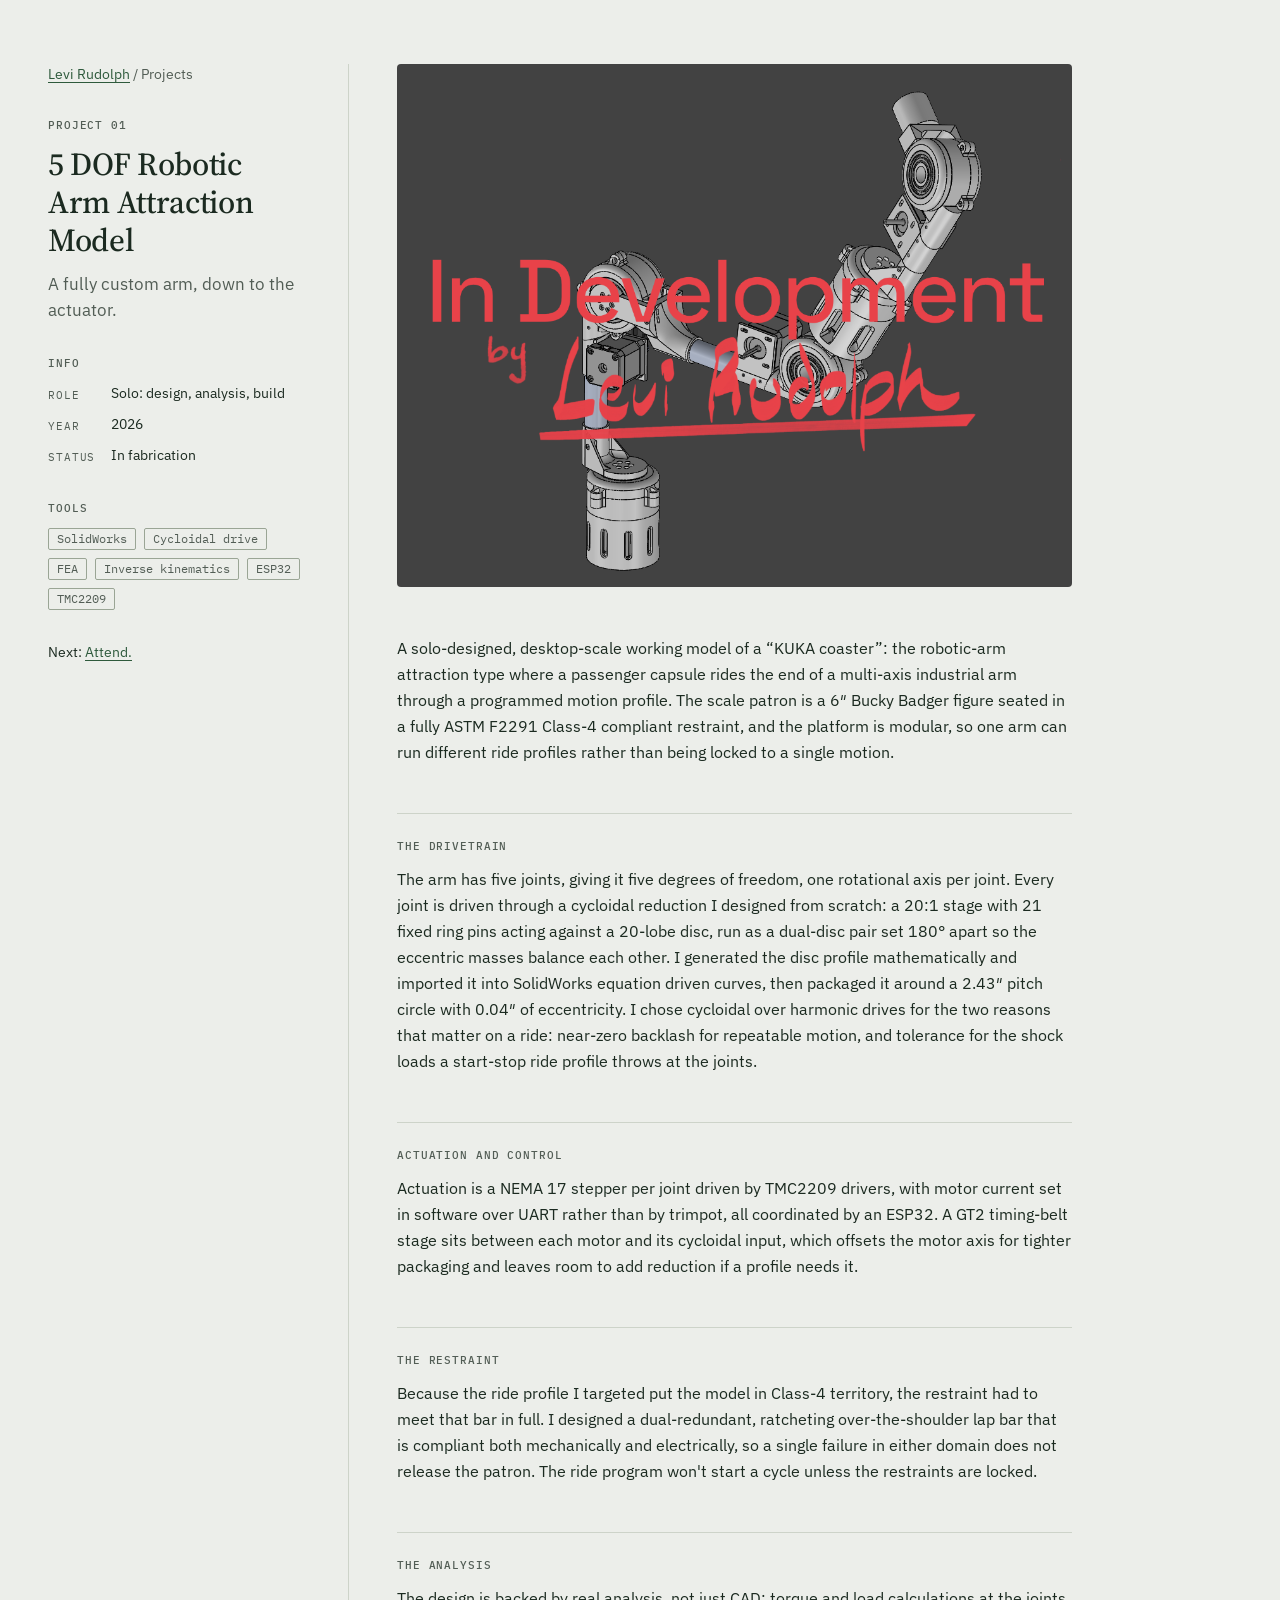
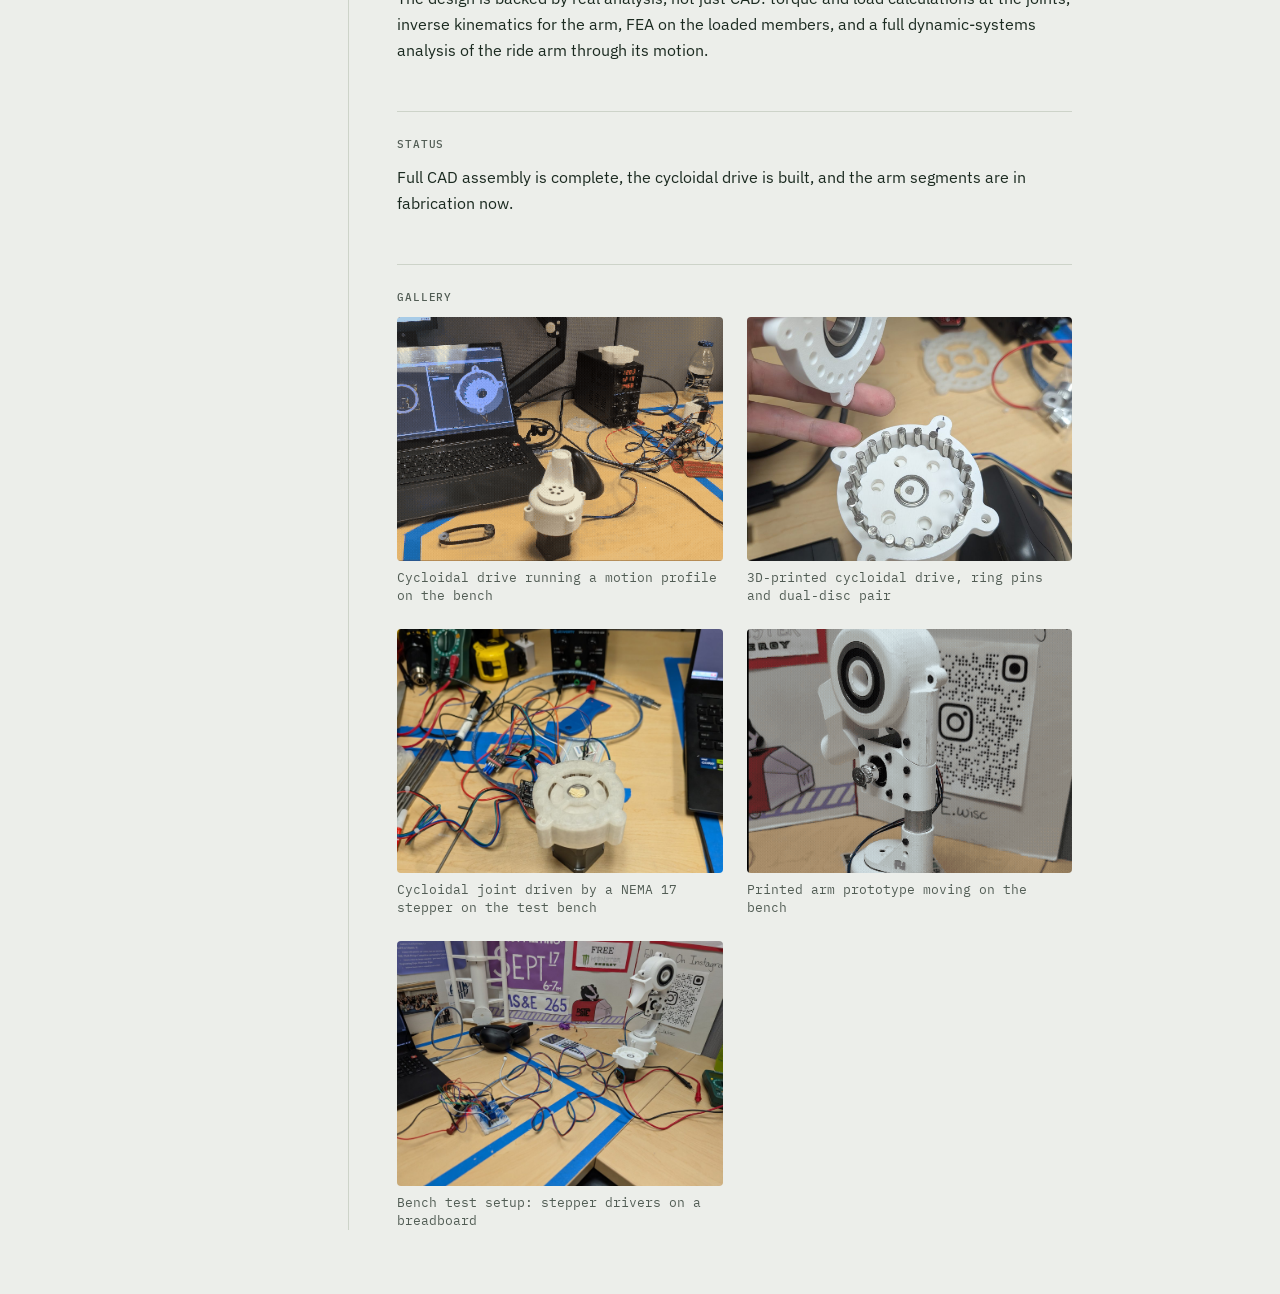
<file: projects/robotic-arm/index.html>
<!doctype html>
<html lang="en">
<head>
<meta charset="utf-8">
<meta name="viewport" content="width=device-width, initial-scale=1">
<title>5 DOF Robotic Arm Attraction Model · Levi Rudolph</title>
<meta name="description" content="A fully custom arm, down to the actuator.">
<link rel="preconnect" href="https://fonts.googleapis.com">
<link rel="preconnect" href="https://fonts.gstatic.com" crossorigin>
<link href="https://fonts.googleapis.com/css2?family=IBM+Plex+Mono:wght@400;500&amp;family=IBM+Plex+Sans:ital,wght@0,400;0,500;1,400&amp;family=Source+Serif+4:ital,opsz,wght@0,8..60,400;0,8..60,500;1,8..60,400&amp;display=swap" rel="stylesheet">
<link rel="stylesheet" href="/assets/css/site.css">
</head>
<body>
<div class="ev-layout">







<aside class="ev-side">
  <p class="ev-small"><a class="ev-link" href="/">Levi Rudolph</a> <span class="ev-muted">/ Projects</span></p>
  <div class="ev-stack">
    <p class="ev-label" style="margin:0">Project 01</p>
    <h1 class="ev-dtitle">5 DOF Robotic Arm Attraction Model</h1>
    <p class="ev-headline">A fully custom arm, down to the actuator.</p>
  </div>
  
  <div>
    <h2 class="ev-label">Info</h2>
    <dl class="ev-info">
      <dt>Role</dt><dd>Solo: design, analysis, build</dd>
      <dt>Year</dt><dd>2026</dd>
      <dt>Status</dt><dd>In fabrication</dd>
      
    </dl>
  </div>
  
  
  <div>
    <h2 class="ev-label">Tools</h2>
    <div class="ev-tags"><span class="ev-tag">SolidWorks</span><span class="ev-tag">Cycloidal drive</span><span class="ev-tag">FEA</span><span class="ev-tag">Inverse kinematics</span><span class="ev-tag">ESP32</span><span class="ev-tag">TMC2209</span></div>
  </div>
  
  <p class="ev-small">Next: <a class="ev-link" href="/projects/attend/">Attend.</a></p>
</aside>

<main class="ev-main ev-detail">
  <img class="ev-cover" src="/images/5dof-in-development.png" alt="5 DOF robotic arm CAD model, marked In Development by Levi Rudolph">

  <section class="ev-prose">
    <p>A solo-designed, desktop-scale working model of a “KUKA coaster”: the robotic-arm attraction type where a passenger capsule rides the end of a multi-axis industrial arm through a programmed motion profile. The scale patron is a 6″ Bucky Badger figure seated in a fully ASTM F2291 Class-4 compliant restraint, and the platform is modular, so one arm can run different ride profiles rather than being locked to a single motion.</p>
  </section>

  
  <section class="ev-sec ev-prose">
    <h2 class="ev-label">The drivetrain</h2>
    <p>The arm has five joints, giving it five degrees of freedom, one rotational axis per joint. Every joint is driven through a cycloidal reduction I designed from scratch: a 20:1 stage with 21 fixed ring pins acting against a 20-lobe disc, run as a dual-disc pair set 180° apart so the eccentric masses balance each other. I generated the disc profile mathematically and imported it into SolidWorks equation driven curves, then packaged it around a 2.43″ pitch circle with 0.04″ of eccentricity. I chose cycloidal over harmonic drives for the two reasons that matter on a ride: near-zero backlash for repeatable motion, and tolerance for the shock loads a start-stop ride profile throws at the joints.</p>
  </section>
  
  <section class="ev-sec ev-prose">
    <h2 class="ev-label">Actuation and control</h2>
    <p>Actuation is a NEMA 17 stepper per joint driven by TMC2209 drivers, with motor current set in software over UART rather than by trimpot, all coordinated by an ESP32. A GT2 timing-belt stage sits between each motor and its cycloidal input, which offsets the motor axis for tighter packaging and leaves room to add reduction if a profile needs it.</p>
  </section>
  
  <section class="ev-sec ev-prose">
    <h2 class="ev-label">The restraint</h2>
    <p>Because the ride profile I targeted put the model in Class-4 territory, the restraint had to meet that bar in full. I designed a dual-redundant, ratcheting over-the-shoulder lap bar that is compliant both mechanically and electrically, so a single failure in either domain does not release the patron. The ride program won't start a cycle unless the restraints are locked.</p>
  </section>
  
  <section class="ev-sec ev-prose">
    <h2 class="ev-label">The analysis</h2>
    <p>The design is backed by real analysis, not just CAD: torque and load calculations at the joints, inverse kinematics for the arm, FEA on the loaded members, and a full dynamic-systems analysis of the ride arm through its motion.</p>
  </section>
  
  <section class="ev-sec ev-prose">
    <h2 class="ev-label">Status</h2>
    <p>Full CAD assembly is complete, the cycloidal drive is built, and the arm segments are in fabrication now.</p>
  </section>
  

  
  <section class="ev-sec">
    <h2 class="ev-label">Gallery</h2>
    <div class="ev-gallery">
      
      <figure class="ev-fig">
        <img class="" src="/images/5dof-bench-test.gif" alt="Ride arm running a motion profile on the bench" loading="lazy">
        <figcaption>Cycloidal drive running a motion profile on the bench</figcaption>
      </figure>
      
      <figure class="ev-fig">
        <img class="" src="/images/5dof-cycloidal-disc.jpg" alt="3D-printed cycloidal drive, ring pins and dual-disc pair" loading="lazy">
        <figcaption>3D-printed cycloidal drive, ring pins and dual-disc pair</figcaption>
      </figure>
      
      <figure class="ev-fig">
        <img class="" src="/images/5dof-motor-test.jpg" alt="Cycloidal joint driven by a NEMA 17 stepper on the test bench" loading="lazy">
        <figcaption>Cycloidal joint driven by a NEMA 17 stepper on the test bench</figcaption>
      </figure>
      
      <figure class="ev-fig">
        <img class="" src="/images/5dof-prototype.gif" alt="Printed arm prototype moving on the bench" loading="lazy">
        <figcaption>Printed arm prototype moving on the bench</figcaption>
      </figure>
      
      <figure class="ev-fig">
        <img class="" src="/images/5dof-bench-setup.jpg" alt="Arm prototype wired to stepper drivers on a breadboard for bench testing" loading="lazy">
        <figcaption>Bench test setup: stepper drivers on a breadboard</figcaption>
      </figure>
      
    </div>
  </section>
  
</main>

</div>
</body>
</html>
</file>
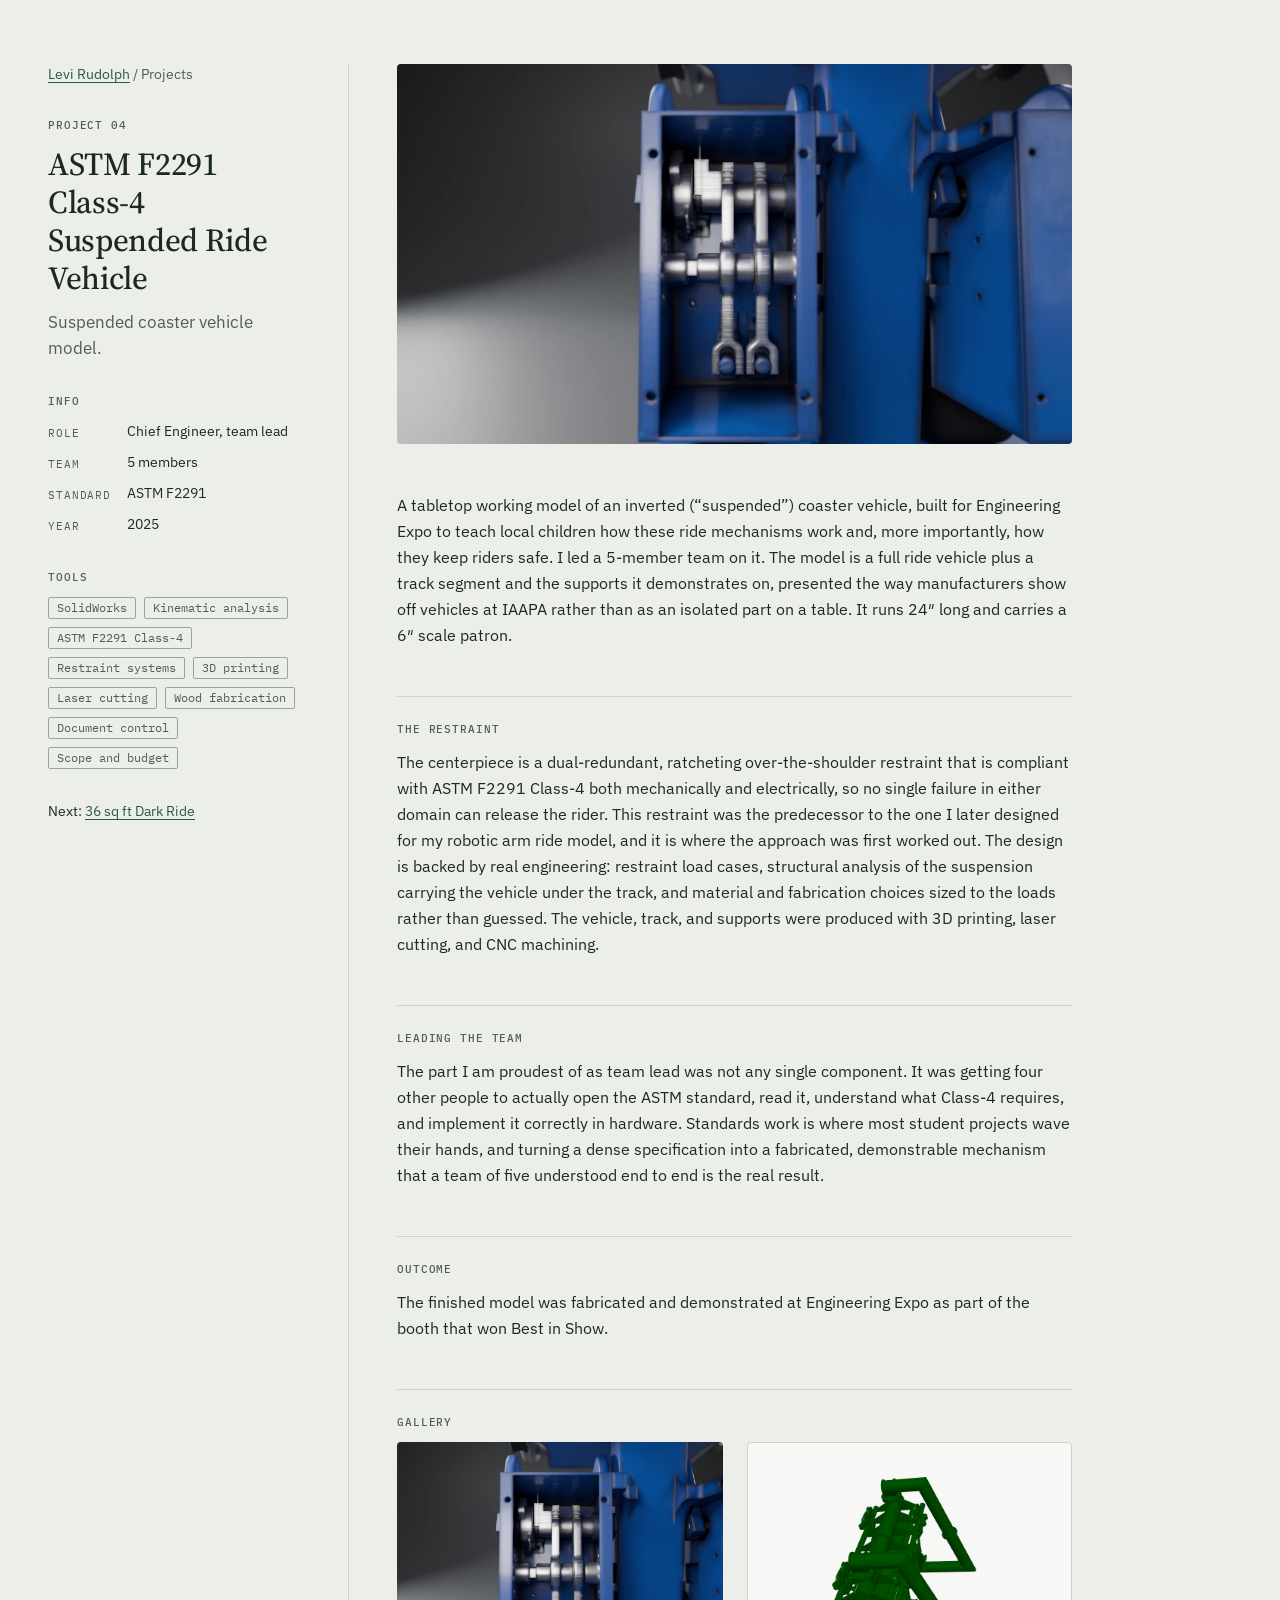
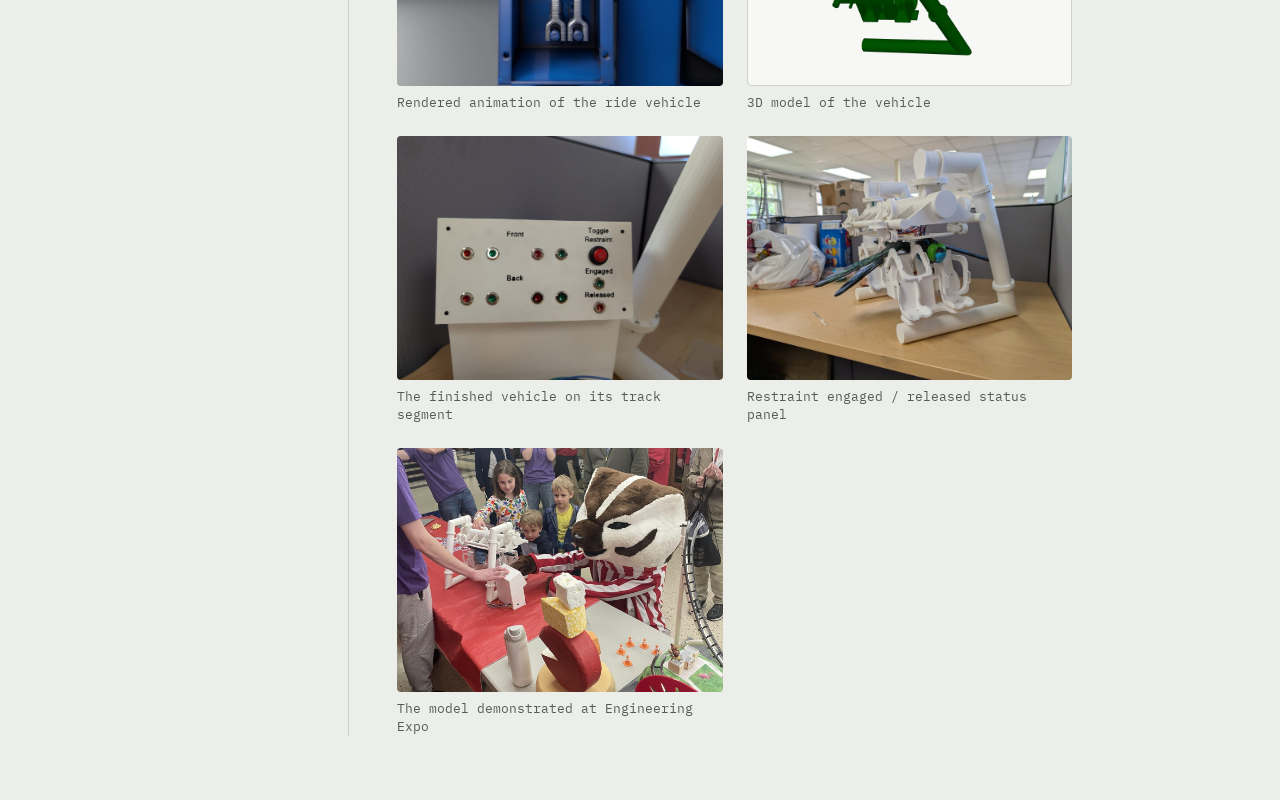
<file: projects/suspended-vehicle/index.html>
<!doctype html>
<html lang="en">
<head>
<meta charset="utf-8">
<meta name="viewport" content="width=device-width, initial-scale=1">
<title>ASTM F2291 Class-4 Suspended Ride Vehicle · Levi Rudolph</title>
<meta name="description" content="Suspended coaster vehicle model.">
<link rel="preconnect" href="https://fonts.googleapis.com">
<link rel="preconnect" href="https://fonts.gstatic.com" crossorigin>
<link href="https://fonts.googleapis.com/css2?family=IBM+Plex+Mono:wght@400;500&amp;family=IBM+Plex+Sans:ital,wght@0,400;0,500;1,400&amp;family=Source+Serif+4:ital,opsz,wght@0,8..60,400;0,8..60,500;1,8..60,400&amp;display=swap" rel="stylesheet">
<link rel="stylesheet" href="/assets/css/site.css">
</head>
<body>
<div class="ev-layout">







<aside class="ev-side">
  <p class="ev-small"><a class="ev-link" href="/">Levi Rudolph</a> <span class="ev-muted">/ Projects</span></p>
  <div class="ev-stack">
    <p class="ev-label" style="margin:0">Project 04</p>
    <h1 class="ev-dtitle">ASTM F2291 Class-4 Suspended Ride Vehicle</h1>
    <p class="ev-headline">Suspended coaster vehicle model.</p>
  </div>
  
  <div>
    <h2 class="ev-label">Info</h2>
    <dl class="ev-info">
      <dt>Role</dt><dd>Chief Engineer, team lead</dd>
      <dt>Team</dt><dd>5 members</dd>
      <dt>Standard</dt><dd>ASTM F2291</dd>
      <dt>Year</dt><dd>2025</dd>
      
    </dl>
  </div>
  
  
  <div>
    <h2 class="ev-label">Tools</h2>
    <div class="ev-tags"><span class="ev-tag">SolidWorks</span><span class="ev-tag">Kinematic analysis</span><span class="ev-tag">ASTM F2291 Class-4</span><span class="ev-tag">Restraint systems</span><span class="ev-tag">3D printing</span><span class="ev-tag">Laser cutting</span><span class="ev-tag">Wood fabrication</span><span class="ev-tag">Document control</span><span class="ev-tag">Scope and budget</span></div>
  </div>
  
  <p class="ev-small">Next: <a class="ev-link" href="/projects/dark-ride/">36 sq ft Dark Ride</a></p>
</aside>

<main class="ev-main ev-detail">
  <video class="ev-cover is-video" src="/images/suspended-hero.mp4" poster="/images/suspended-hero-poster.jpg" autoplay muted loop playsinline aria-label="Rendered animation of the suspended ride vehicle"></video>

  <section class="ev-prose">
    <p>A tabletop working model of an inverted (“suspended”) coaster vehicle, built for Engineering Expo to teach local children how these ride mechanisms work and, more importantly, how they keep riders safe. I led a 5-member team on it. The model is a full ride vehicle plus a track segment and the supports it demonstrates on, presented the way manufacturers show off vehicles at IAAPA rather than as an isolated part on a table. It runs 24″ long and carries a 6″ scale patron.</p>
  </section>

  
  <section class="ev-sec ev-prose">
    <h2 class="ev-label">The restraint</h2>
    <p>The centerpiece is a dual-redundant, ratcheting over-the-shoulder restraint that is compliant with ASTM F2291 Class-4 both mechanically and electrically, so no single failure in either domain can release the rider. This restraint was the predecessor to the one I later designed for my robotic arm ride model, and it is where the approach was first worked out. The design is backed by real engineering: restraint load cases, structural analysis of the suspension carrying the vehicle under the track, and material and fabrication choices sized to the loads rather than guessed. The vehicle, track, and supports were produced with 3D printing, laser cutting, and CNC machining.</p>
  </section>
  
  <section class="ev-sec ev-prose">
    <h2 class="ev-label">Leading the team</h2>
    <p>The part I am proudest of as team lead was not any single component. It was getting four other people to actually open the ASTM standard, read it, understand what Class-4 requires, and implement it correctly in hardware. Standards work is where most student projects wave their hands, and turning a dense specification into a fabricated, demonstrable mechanism that a team of five understood end to end is the real result.</p>
  </section>
  
  <section class="ev-sec ev-prose">
    <h2 class="ev-label">Outcome</h2>
    <p>The finished model was fabricated and demonstrated at Engineering Expo as part of the booth that won Best in Show.</p>
  </section>
  

  
  <section class="ev-sec">
    <h2 class="ev-label">Gallery</h2>
    <div class="ev-gallery">
      <figure class="ev-fig"><video src="/images/suspended-hero.mp4" poster="/images/suspended-hero-poster.jpg" autoplay muted loop playsinline aria-label="Rendered animation of the suspended ride vehicle"></video><figcaption>Rendered animation of the ride vehicle</figcaption></figure>
      <figure class="ev-fig"><img class="ev-contain" src="/images/suspended-spin.webp" alt="Spinning 3D model of the suspended ride vehicle" loading="lazy"><figcaption>3D model of the vehicle</figcaption></figure>
      
      <figure class="ev-fig">
        <img class="" src="/images/suspended-vehicle-photo.jpg" alt="Full suspended ride vehicle and track segment" loading="lazy">
        <figcaption>The finished vehicle on its track segment</figcaption>
      </figure>
      
      <figure class="ev-fig">
        <img class="" src="/images/suspended-control-panel.jpg" alt="Restraint engaged and released status panel" loading="lazy">
        <figcaption>Restraint engaged / released status panel</figcaption>
      </figure>
      
      <figure class="ev-fig">
        <img class="" src="/images/suspended-expo.jpg" alt="The model demonstrated at Engineering Expo" loading="lazy">
        <figcaption>The model demonstrated at Engineering Expo</figcaption>
      </figure>
      
    </div>
  </section>
  
</main>

</div>
</body>
</html>
</file>
<file: assets/css/site.css>
/* Evergreen design system: Stone (light) theme */
:root{
  --surface-page:#eceeea; --surface-raised:#f7f8f5; --surface-sunk:#dfe3dc;
  --ink:#1b2a20; --ink-muted:#525d55; --green:#2e5a3c; --green-strong:#234a30; --on-green:#f7f8f5;
  --line:#cdd3c9; --line-strong:#9aa595;
  --serif:"Source Serif 4",Georgia,"Times New Roman",serif;
  --sans:"IBM Plex Sans","Helvetica Neue",Arial,sans-serif;
  --mono:"IBM Plex Mono",ui-monospace,Menlo,monospace;
}
*{box-sizing:border-box}
html{background:var(--surface-page)}
body{margin:0;background:var(--surface-page);color:var(--ink);font-family:var(--sans);font-size:16px;line-height:26px;-webkit-text-size-adjust:100%}
img{max-width:100%}
a{color:var(--green)}a:hover{color:var(--green-strong)}

/* Layout */
.ev-layout{display:grid;grid-template-columns:300px minmax(0,1fr);max-width:1120px;padding:64px 48px}
.ev-side{padding-right:48px;display:flex;flex-direction:column;gap:32px;align-self:start}
.ev-main{border-left:1px solid var(--line);padding-left:48px;min-width:0;display:flex;flex-direction:column;gap:64px}
.ev-main.ev-detail{gap:48px}
@media (min-width:801px) and (min-height:900px){.ev-side{position:sticky;top:64px}}

/* Type */
.ev-label{font-family:var(--mono);font-size:11px;line-height:16px;font-weight:500;letter-spacing:.08em;text-transform:uppercase;color:var(--ink-muted);margin:0 0 12px}
.ev-section-title{font-family:var(--serif);font-size:30px;line-height:36px;font-weight:500;letter-spacing:-.01em;color:var(--ink);margin:0 0 24px}
.ev-meta{font-family:var(--mono);font-size:13px;line-height:18px;color:var(--ink-muted);margin:8px 0 12px}
.ev-ptitle{font-family:var(--serif);font-size:22px;line-height:28px;font-weight:500;margin:0;color:var(--ink)}
.ev-ptitle a{color:inherit;text-decoration:none}
.ev-ptitle a:hover{color:var(--green);text-decoration:underline;text-decoration-thickness:1px;text-underline-offset:4px}
.ev-name{font-family:var(--serif);font-size:40px;line-height:44px;font-weight:500;letter-spacing:-.01em;margin:8px 0 0}
.ev-dtitle{font-family:var(--serif);font-size:32px;line-height:38px;font-weight:500;letter-spacing:-.01em;margin:0}
.ev-headline{font-size:17px;line-height:26px;color:var(--ink-muted);margin:0}
.ev-small{margin:0;font-size:14px;line-height:21px}
.ev-muted{color:var(--ink-muted)}
.ev-note{font-family:var(--mono);font-size:13px;line-height:18px;color:var(--ink-muted);margin:0}
.ev-h3{font-family:var(--serif);font-size:17px;line-height:24px;font-weight:500;margin:0 0 12px}
.ev-prose p{margin:0 0 12px;max-width:68ch}
.ev-prose p:last-child{margin-bottom:0}
.ev-stack{display:flex;flex-direction:column;gap:12px}

/* Profile */
.ev-headshot{width:200px;height:200px;border-radius:4px;object-fit:cover;object-position:50% 20%;background:var(--surface-sunk);display:block;align-self:center;margin-bottom:8px}

/* Rows */
.ev-list{list-style:none;margin:0;padding:0}
.ev-row{display:grid;grid-template-columns:minmax(0,1fr) 200px;gap:24px;padding:24px 0;border-bottom:1px solid var(--line)}
.ev-row:first-child{padding-top:0}
.ev-row.ev-text{grid-template-columns:minmax(0,1fr)}
.ev-p{margin:0 0 12px}
.ev-thumblink{display:block;align-self:start}
.ev-thumb{width:200px;height:200px;object-fit:cover;display:block;background:var(--surface-sunk);border-radius:0}
.ev-thumb.ev-contain{object-fit:contain;padding:12px}
.ev-bullets{margin:0 0 12px;padding-left:20px}
.ev-bullets li{margin:0 0 8px}
.ev-grid3{display:grid;grid-template-columns:repeat(3,minmax(0,1fr));gap:32px 24px}

/* Tags, links, buttons */
.ev-tags{display:flex;flex-wrap:wrap;gap:8px}
.ev-tag{font-family:var(--mono);font-size:12px;line-height:16px;color:var(--ink-muted);border:1px solid var(--line-strong);border-radius:2px;padding:2px 8px;white-space:nowrap}
.ev-link{color:var(--green);text-decoration:underline;text-decoration-thickness:1px;text-underline-offset:3px}
.ev-link:hover{color:var(--green-strong);text-decoration-thickness:2px}
.ev-btns{display:flex;flex-wrap:wrap;gap:8px}
.ev-btn{font-family:var(--sans);font-size:14px;line-height:20px;font-weight:500;border-radius:2px;padding:12px 16px;border:1px solid var(--green);text-decoration:none;display:inline-block}
.ev-btn.primary{background:var(--green);color:var(--on-green)}
.ev-btn.primary:hover{background:var(--green-strong);border-color:var(--green-strong);color:var(--on-green)}
.ev-btn.secondary{background:transparent;color:var(--green)}
.ev-btn.secondary:hover{background:var(--surface-raised);color:var(--green-strong);border-color:var(--green-strong)}
a:focus-visible{outline:2px solid var(--green);outline-offset:2px}

/* Quick info */
.ev-info{margin:0;display:grid;grid-template-columns:max-content 1fr;column-gap:16px;row-gap:8px;font-size:14px;line-height:21px}
.ev-info dt{font-family:var(--mono);font-size:11px;letter-spacing:.08em;text-transform:uppercase;color:var(--ink-muted);padding-top:2px}
.ev-info dd{margin:0}

/* Project pages */
.ev-cover{width:100%;max-height:560px;object-fit:cover;border-radius:4px;display:block;background:var(--surface-sunk)}
.ev-cover.is-contain{object-fit:contain;max-height:600px}
.ev-cover.is-model{aspect-ratio:1/1;max-height:480px;object-fit:contain}
.ev-cover.is-video{aspect-ratio:16/9;max-height:none;object-fit:cover;background:#000}
.ev-cover.is-logo{object-fit:contain;height:380px;padding:40px}
.ev-sec{border-top:1px solid var(--line);padding-top:24px}
.ev-gallery{display:grid;grid-template-columns:repeat(2,minmax(0,1fr));gap:24px}
.ev-fig{margin:0;display:flex;flex-direction:column;gap:8px}
.ev-fig img,.ev-fig video,.ev-ph{width:100%;aspect-ratio:4/3;object-fit:cover;display:block;background:var(--surface-sunk);border-radius:4px}
.ev-fig img.ev-contain{object-fit:contain;background:var(--surface-raised);border:1px solid var(--line)}
.ev-fig figcaption{font-family:var(--mono);font-size:13px;line-height:18px;color:var(--ink-muted)}

/* Below the stack breakpoint the columns stack */
@media (max-width:800px){
  .ev-layout{grid-template-columns:minmax(0,1fr);padding:32px 16px}
  .ev-side{padding-right:0;padding-bottom:32px}
  .ev-main{border-left:0;border-top:1px solid var(--line);padding-left:0;padding-top:24px;gap:48px}
  .ev-headshot{width:88px;height:88px;align-self:flex-start;margin-bottom:0}
  .ev-grid3{grid-template-columns:repeat(2,minmax(0,1fr))}
}
/* Phones: compact rows with a small square thumbnail beside the title */
@media (max-width:560px){
  .ev-row{grid-template-columns:72px minmax(0,1fr);column-gap:16px;row-gap:0}
  .ev-row>div{display:contents}
  .ev-row>div>*{grid-column:1/-1}
  .ev-row>div>h3,.ev-row>div>.ev-meta{grid-column:2}
  .ev-row.ev-text>div>h3,.ev-row.ev-text>div>.ev-meta{grid-column:1/-1}
  .ev-thumblink,.ev-row>img{grid-column:1;grid-row:1/span 2}
  .ev-thumb{width:72px;height:72px}
  .ev-thumb.ev-contain{padding:8px}
  .ev-gallery{grid-template-columns:minmax(0,1fr)}
  .ev-section-title{font-size:26px;line-height:32px;margin-bottom:20px}
}
</file>
